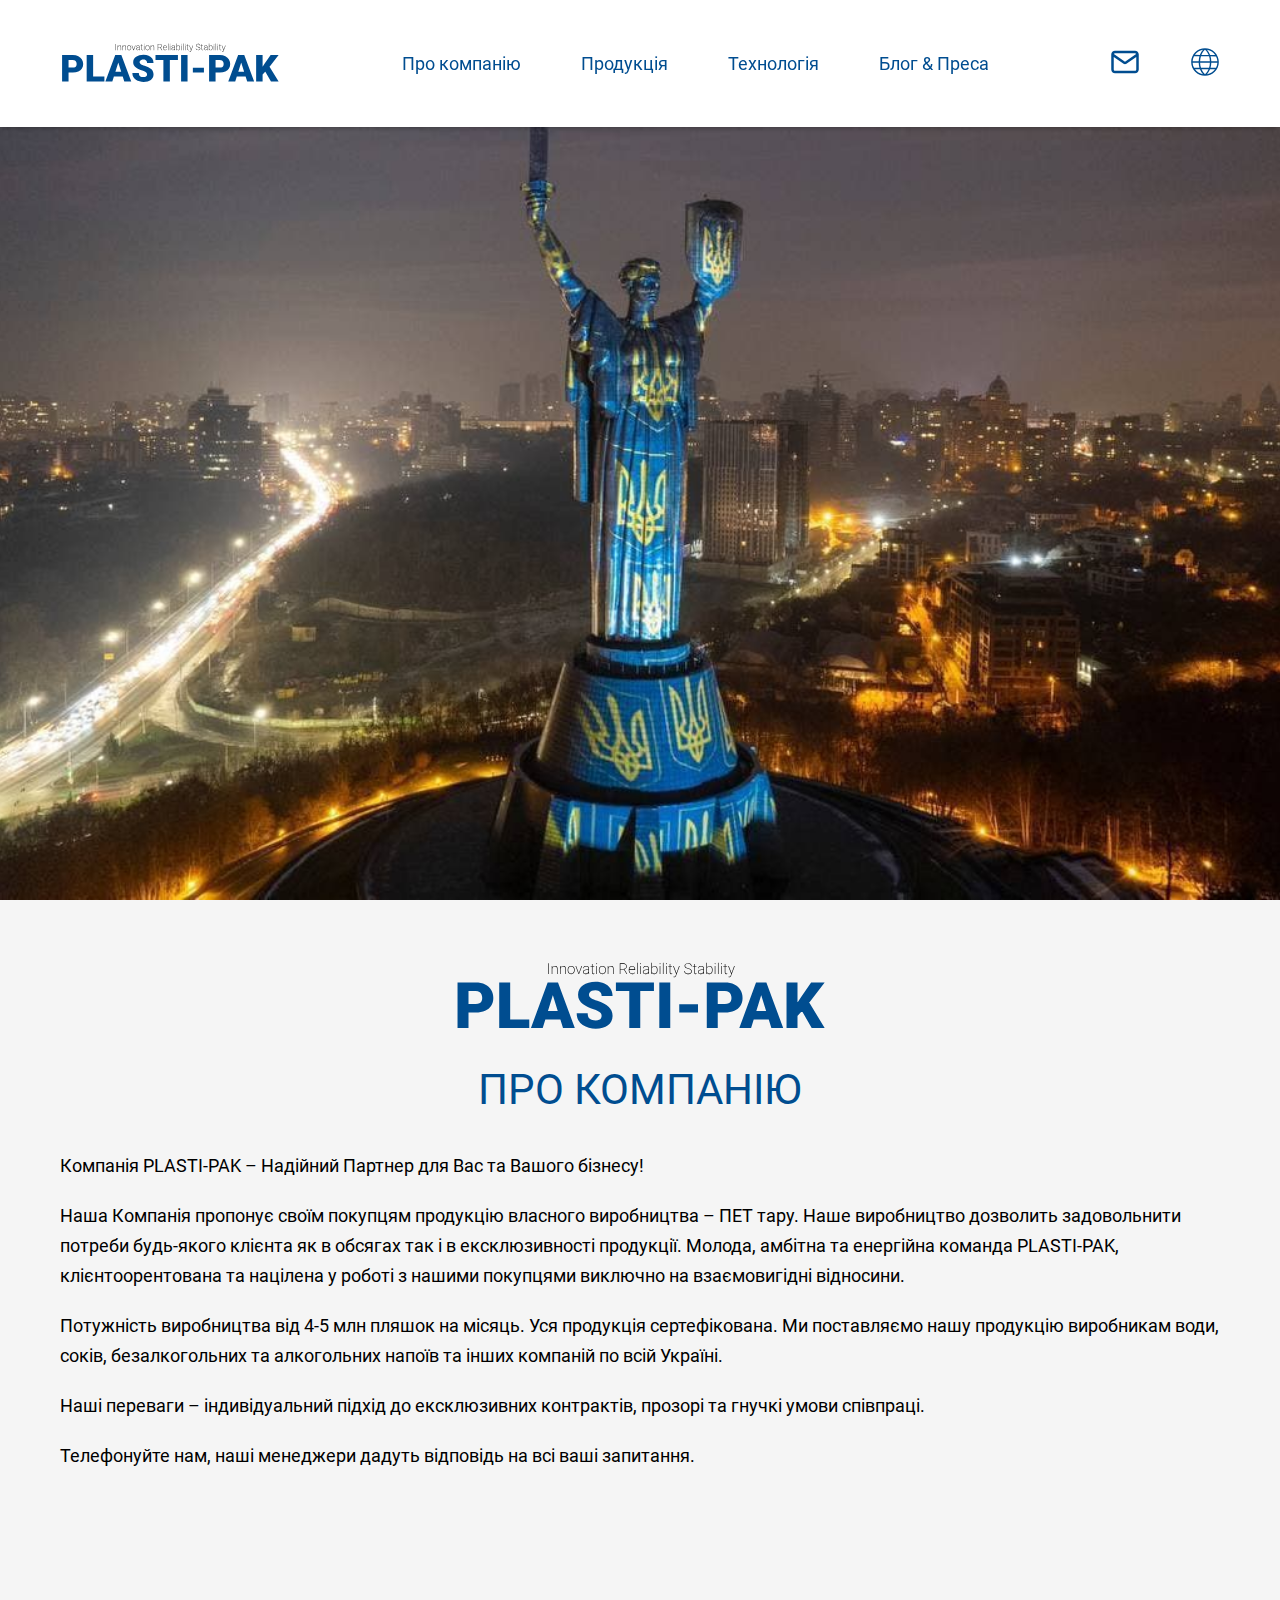
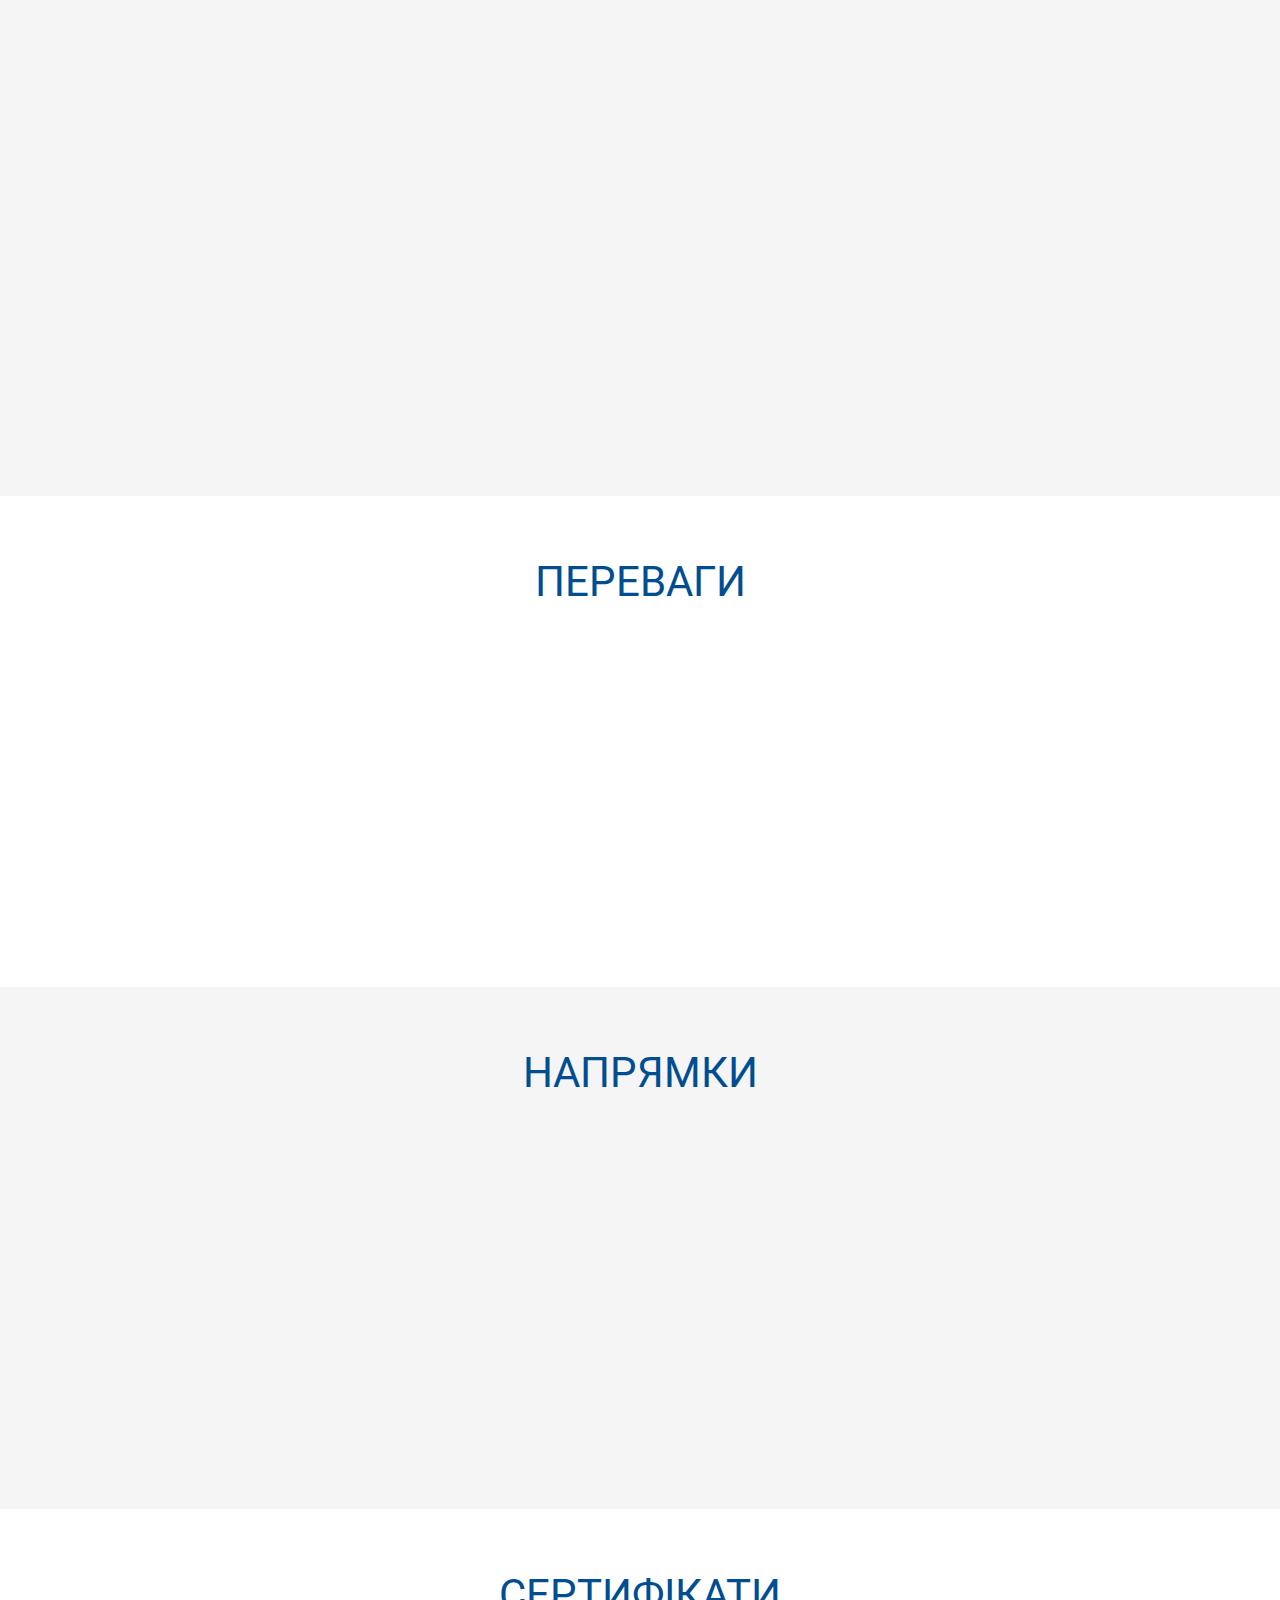
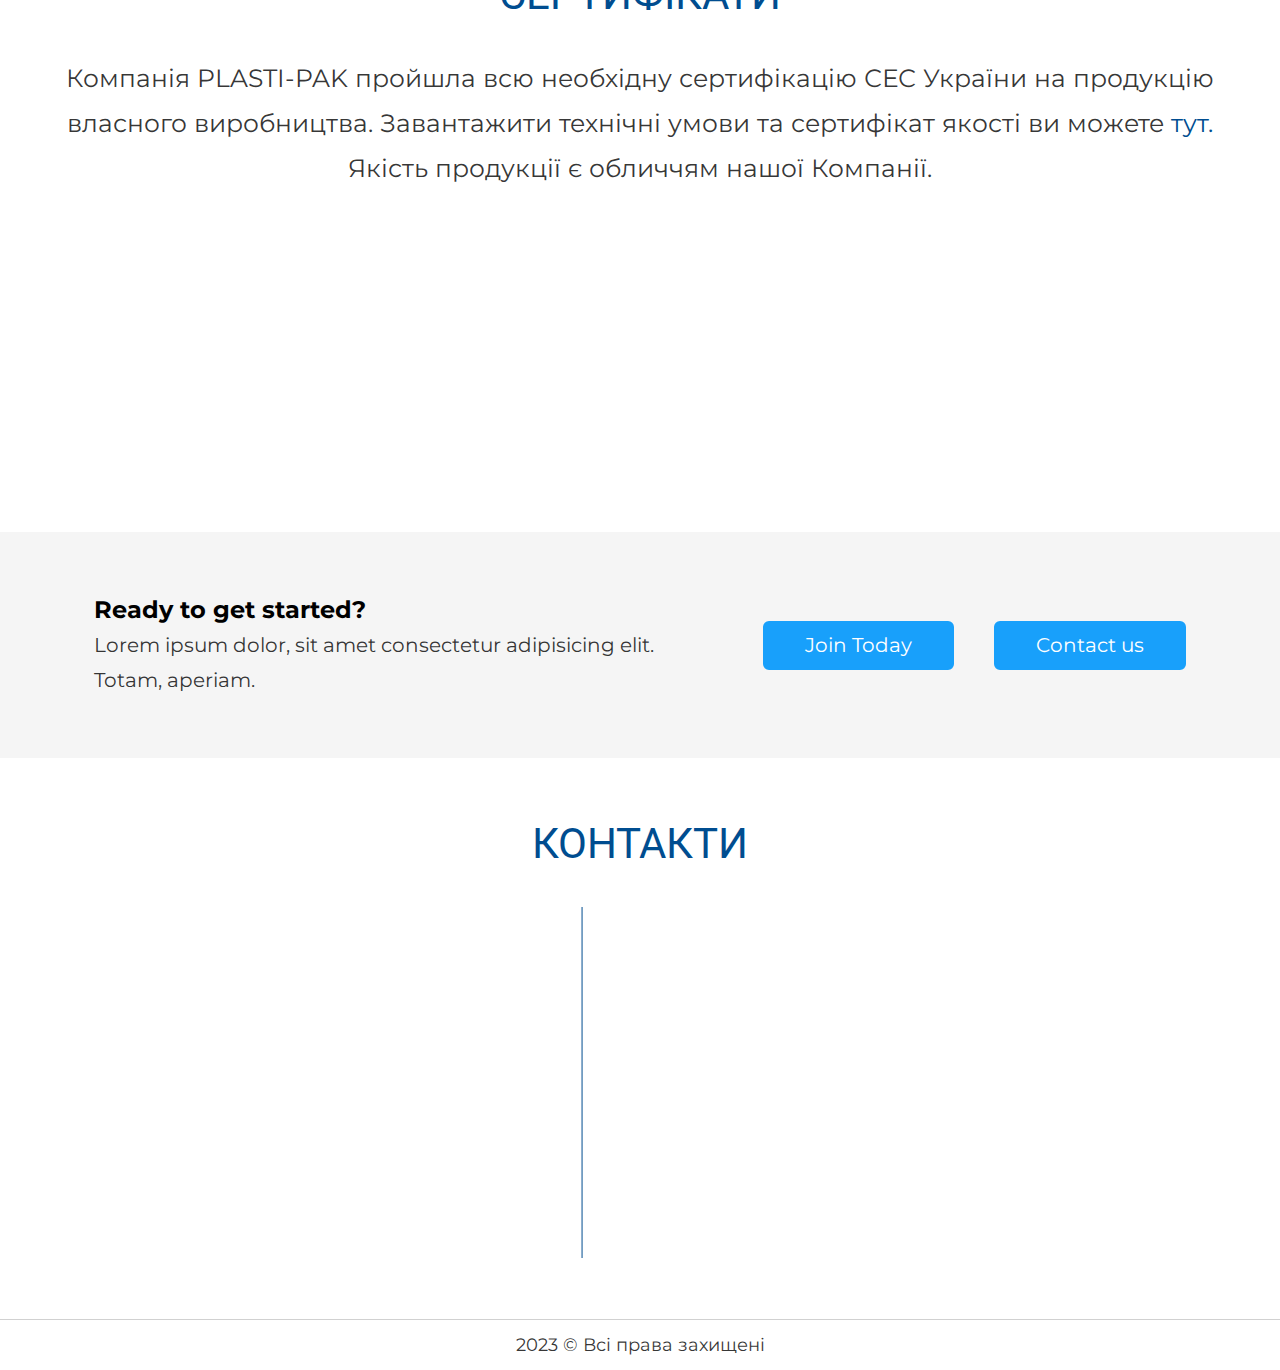
<file: index.html>
<!DOCTYPE html>
<html lang="ru">

<head>
  <meta charset="UTF-8">
  <meta http-equiv="X-UA-Compatible" content="IE=edge">
  <meta name="viewport" content="width=device-width, initial-scale=1.0">
  <title>Plasti-Pak</title>
  <link rel="apple-touch-icon" sizes="180x180" href="images/favicon/apple-touch-icon.png">
  <link rel="icon" type="image/png" sizes="32x32" href="images/favicon/favicon-32x32.png">
  <link rel="icon" type="image/png" sizes="16x16" href="images/favicon/favicon-16x16.png">
  <link rel="manifest" href="images/favicon/site.webmanifest">
  <link rel="mask-icon" href="images/favicon/safari-pinned-tab.svg" color="#004d90">
  <meta name="msapplication-TileColor" content="#ffffff">
  <meta name="theme-color" content="#ffffff">
  <link rel="stylesheet" href="css/style.min.css">
  <link rel="stylesheet" href="https://unpkg.com/aos@next/dist/aos.css" />
</head>

<body>
  <div class="wrapper">
    <header class="header">
      <div class="container">
        <div class="header__inner">
          <a href="./index.html" class="header__logo logo">
            <img src="images/logo-short.svg" alt="Logo">
          </a>

          <nav class="menu one">
            <ul class="menu__list">
              <li class="menu__list-item">
                <a href="./index.html" class="menu__list-link">
                  Про компанію
                </a>
                <svg class="menu__arrow" viewBox="0 0 14 8" fill="none" xmlns="http://www.w3.org/2000/svg">
                  <g clip-path="url(#clip0_4160_4329)">
                    <path d="M13 1L7 7L1 1" stroke="#004d90" stroke-width="2" stroke-miterlimit="10"
                      stroke-linecap="round" stroke-linejoin="round" />
                  </g>
                  <defs>
                    <clipPath id="clip0_4160_4329">
                      <rect width="14" height="8" fill="white" />
                    </clipPath>
                  </defs>
                </svg>

                <ul class="menu__sub-list">
                  <li class="menu__sub-item"><a data-goto=".advantages" href="#" class="menu__sub-link">Переваги</a>
                  </li>
                  <li class="menu__sub-item"><a data-goto=".directions" href="#" class="menu__sub-link">Напрямки</a>
                  </li>
                  <li class="menu__sub-item"><a data-goto=".certificates" href="#"
                      class="menu__sub-link">Сертифікати</a>
                  </li>
                  <li class="menu__sub-item"><a data-goto=".contacts" href="#" class="menu__sub-link">Контакти</a></li>
                </ul>
              </li>
              <li class="menu__list-item">
                <a href="product.html" class="menu__list-link">
                  Продукція
                </a>
                <svg class="menu__arrow" viewBox="0 0 14 8" fill="none" xmlns="http://www.w3.org/2000/svg">
                  <g clip-path="url(#clip0_4160_4329)">
                    <path d="M13 1L7 7L1 1" stroke="#004d90" stroke-width="2" stroke-miterlimit="10"
                      stroke-linecap="round" stroke-linejoin="round" />
                  </g>
                  <defs>
                    <clipPath id="clip0_4160_4329">
                      <rect width="14" height="8" fill="white" />
                    </clipPath>
                  </defs>
                </svg>
                <ul class="menu__sub-list">
                  <li class="menu__sub-item"><a href="product.html" class="menu__sub-link">ПЕТ тара</a></li>
                  <li class="menu__sub-item"><a href="product.html" class="menu__sub-link">Кришки</a></li>
                </ul>
              </li>
              <li class="menu__list-item">
                <a href="technologies.html" class="menu__list-link">
                  Технологія
                </a>
                <svg class="menu__arrow" viewBox="0 0 14 8" fill="none" xmlns="http://www.w3.org/2000/svg">
                  <g clip-path="url(#clip0_4160_4329)">
                    <path d="M13 1L7 7L1 1" stroke="#004d90" stroke-width="2" stroke-miterlimit="10"
                      stroke-linecap="round" stroke-linejoin="round" />
                  </g>
                  <defs>
                    <clipPath id="clip0_4160_4329">
                      <rect width="14" height="8" fill="white" />
                    </clipPath>
                  </defs>
                </svg>
                <ul class="menu__sub-list">
                  <li class="menu__sub-item"><a href="technologies.html" class="menu__sub-link">Пляшка</a></li>
                  <li class="menu__sub-item"><a href="technologies.html" class="menu__sub-link">Кришка</a></li>
                  <li class="menu__sub-item"><a href="technologies.html" class="menu__sub-link">Преформа</a></li>
                  <li class="menu__sub-item"><a href="technologies.html" class="menu__sub-link">Рішення</a></li>
                  <li class="menu__sub-item"><a href="technologies.html" class="menu__sub-link">Переваги</a></li>
                </ul>
              </li>
              <li class="menu__list-item">
                <a href="blog.html" class="menu__list-link">
                  Блог & Преса
                </a>
                <svg class="menu__arrow" viewBox="0 0 14 8" fill="none" xmlns="http://www.w3.org/2000/svg">
                  <g clip-path="url(#clip0_4160_4329)">
                    <path d="M13 1L7 7L1 1" stroke="#004d90" stroke-width="2" stroke-miterlimit="10"
                      stroke-linecap="round" stroke-linejoin="round" />
                  </g>
                  <defs>
                    <clipPath id="clip0_4160_4329">
                      <rect width="14" height="8" fill="white" />
                    </clipPath>
                  </defs>
                </svg>
                <ul class="menu__sub-list">
                  <li class="menu__sub-item"><a href="#" class="menu__sub-link">Новини</a></li>
                  <li class="menu__sub-item"><a href="#" class="menu__sub-link">Заходи</a></li>
                  <li class="menu__sub-item"><a href="#" class="menu__sub-link">Фото</a></li>
                </ul>
              </li>
            </ul>
          </nav>
          <div class="header__btns">
            <a href="" class="header__contact">
              <svg viewBox="0 0 24 24" fill="none" xmlns="http://www.w3.org/2000/svg">
                <path fill-rule="evenodd" clip-rule="evenodd"
                  d="M23 6V18C23 19.6523 21.6523 21 20 21H4C2.34772 21 1 19.6523 1 18V6C1 4.34315 2.34315 3 4 3H20C21.6569 3 23 4.34315 23 6ZM3.10658 5.55395C3.27196 5.22692 3.61204 5 4 5H20C20.388 5 20.728 5.22692 20.8934 5.55395L12 11.7793L3.10658 5.55395ZM3 7.92066L10.8531 13.4178C11.5417 13.8999 12.4583 13.8999 13.1469 13.4178L21 7.92066V18C21 18.5477 20.5477 19 20 19H4C3.45228 19 3 18.5477 3 18V7.92066Z"
                  fill="#004d90" />
              </svg>
            </a>
            <a href="" class="header__language">
              <svg fill="#004d90" viewBox="0 0 32 32" version="1.1" xmlns="http://www.w3.org/2000/svg">
                <path
                  d="M16 1.25c-8.146 0-14.75 6.604-14.75 14.75s6.604 14.75 14.75 14.75c8.146 0 14.75-6.604 14.75-14.75v0c-0.010-8.142-6.608-14.74-14.749-14.75h-0.001zM16.004 29.055c-1.6-1.439-2.871-3.21-3.709-5.209l-0.036-0.096h7.501c-0.865 2.1-2.142 3.874-3.741 5.292l-0.015 0.013zM11.715 22.25c-0.535-1.635-0.867-3.519-0.918-5.474l-0.001-0.026h10.408c-0.049 1.979-0.376 3.865-0.944 5.642l0.039-0.142zM2.788 16.75h6.49c0.047 1.976 0.347 3.863 0.87 5.655l-0.039-0.155h-5.787c-0.868-1.592-1.423-3.47-1.533-5.466l-0.002-0.034zM15.996 2.946c1.662 1.487 2.971 3.333 3.809 5.419l0.035 0.098-7.682-0.037c0.864-2.174 2.172-4.010 3.823-5.467l0.015-0.013zM20.356 9.966c0.492 1.571 0.799 3.383 0.848 5.258l0.001 0.026h-10.408c0.048-1.916 0.355-3.742 0.887-5.47l-0.038 0.143zM9.278 15.25h-6.49c0.11-1.977 0.641-3.806 1.502-5.433l-0.034 0.071 5.808 0.028c-0.456 1.587-0.74 3.418-0.786 5.307l-0.001 0.027zM22.722 16.75h6.49c-0.111 2.030-0.666 3.908-1.569 5.569l0.034-0.069h-5.787c0.484-1.637 0.785-3.524 0.831-5.474l0-0.026zM22.722 15.25c-0.046-1.896-0.325-3.706-0.808-5.432l0.037 0.155 5.848 0.028c0.794 1.525 1.304 3.316 1.411 5.214l0.002 0.035zM26.909 8.497l-5.441-0.026c-0.784-2.139-1.911-3.977-3.331-5.545l0.013 0.014c3.653 0.618 6.74 2.655 8.731 5.513l0.029 0.043zM13.85 2.941c-1.396 1.54-2.516 3.36-3.262 5.363l-0.038 0.115-5.381-0.026c2.019-2.845 5.073-4.84 8.602-5.441l0.078-0.011zM5.276 23.75h5.334c0.783 2.051 1.881 3.814 3.252 5.323l-0.012-0.014c-3.547-0.602-6.557-2.542-8.548-5.272l-0.026-0.038zM18.15 29.059c1.36-1.495 2.457-3.258 3.202-5.196l0.038-0.114h5.334c-2.017 2.768-5.027 4.708-8.496 5.298l-0.078 0.011z">
                </path>
              </svg>
            </a>
          </div>
          <div class="header__burger">
            <span></span>
          </div>
        </div>
      </div>
    </header>

    <main class="main">
      <section class="top">
        <div class="container">
        </div>
      </section>
      <section class="about">
        <div class="container">
          <div class="about__logo">
            <img src="images/logo-bg.svg" alt="Logo">
          </div>
          <h1 class="about__title title">
            ПРО КОМПАНІЮ
          </h1>
          <div class="about__text">
            <p>Компанія PLASTI-PAK – Надійний Партнер для Вас та Вашого бізнесу!</p>
            <br>
            <p>Наша Компанія пропонує своїм покупцям продукцію власного виробництва – ПЕТ тару. Наше виробництво
              дозволить
              задовольнити потреби будь-якого клієнта як в обсягах так і в ексклюзивності продукції. Молода, амбітна та
              енергійна команда PLASTI-PAK, клієнтоорентована та націлена у роботі з нашими покупцями виключно на
              взаємовигідні відносини.</p>
            <br>
            <p>Потужність виробництва від 4-5 млн пляшок на місяць. Уся продукція сертефікована. Ми поставляємо нашу
              продукцію
              виробникам води, соків, безалкогольних та алкогольних напоїв та інших компаній по всій Україні.</p>
            <br>
            <p>Наші переваги – індивідуальний підхід до ексклюзивних контрактів, прозорі та гнучкі умови співпраці.</p>
            <br>
            <p>Телефонуйте нам, наші менеджери дадуть відповідь на всі ваші запитання.</p>
          </div>
          <div class="about__bottom-img" data-aos="fade-up">
            <img src="images/about.jpg" alt="">
          </div>
        </div>
      </section>
      <section class="advantages">
        <div class="container">
          <h1 class="advantages__title title">
            Переваги
          </h1>
          <div class="advantages__inner block-wrapper">
            <div class="advantages__img" data-aos="fade-right" data-aos-delay="300">
              <img src="images/photo-example.svg" alt="Advantages photo">
            </div>
            <div class="advantages__info info-advantages" data-aos="fade-left" data-aos-delay="100">
              <h6 class="info-advantages__title subtitle">
                Sed ut perspiciatis unde omnis
              </h6>
              <p class="info-advantages__text text">
                Nemo enim ipsam voluptatem quia voluptas sit aspernatur aut odit aut fugit, sed quia consequuntur magni
                dolores eos qui ratione voluptatem sequi nesciunt. Neque porro quisquam est, qui dolorem.
              </p>
            </div>
          </div>

        </div>
      </section>
      <section class="directions">
        <div class="container">
          <h1 class="directions__title title">
            Напрямки
          </h1>
          <div class="directions__inner block-wrapper">
            <div class="directions__info info-directions" data-aos="fade-right" data-aos-delay="100">
              <h6 class="info-directions__title subtitle">
                З PLASTI-PAK все просто і головне – НАДІЙНО!
              </h6>
              <ul class="info-directions__list">
                <li class="info-directions__item text">Виробництво пет-тари</li>
                <li class="info-directions__item text">Розробка пет-тари індивідуально для кожного клієнта відповідно до
                  потреби</li>
                <li class="info-directions__item text">Розробка ексклюзивної продукції для ексклюзивних контрактів</li>
              </ul>
            </div>
            <div class="directions__img" data-aos="fade-left" data-aos-delay="300">
              <img src="images/photo-example.svg" alt="directions photo">
            </div>
          </div>
        </div>
      </section>
      <section class="certificates">
        <div class="container">
          <div class="certificates__inner">
            <div class="certificates__info info-certificates">
              <h1 class="info-certificates__title title">
                Сертифікати
              </h1>
              <p class="info-certificates__subtitle">
                Компанія PLASTI-PAK пройшла всю необхідну сертифікацію СЕС України на продукцію власного виробництва.
                Завантажити технічні умови та сертифікат якості ви можете <a href="#">тут.</a>
                <br> Якість продукції є обличчям нашої Компанії.
              </p>
            </div>
            <div class="certificates__gallery gallery-certificates">
              <div class="gallery-certificates__item" data-aos="fade-right" data-aos-delay="50">
                <img src="images/gallery-photo.svg" alt="">
              </div>
              <div class="gallery-certificates__item" data-aos="fade-right" data-aos-delay="150">
                <img src="images/gallery-photo.svg" alt="">
              </div>
              <div class="gallery-certificates__item" data-aos="fade-right" data-aos-delay="250">
                <img src="images/gallery-photo.svg" alt="">
              </div>
              <div class="gallery-certificates__item" data-aos="fade-right" data-aos-delay="350">
                <img src="images/gallery-photo.svg" alt="">
              </div>
              <div class="gallery-certificates__item" data-aos="fade-right" data-aos-delay="100">
                <img src="images/gallery-photo.svg" alt="">
              </div>
              <div class="gallery-certificates__item" data-aos="fade-right" data-aos-delay="200">
                <img src="images/gallery-photo.svg" alt="">
              </div>
              <div class="gallery-certificates__item" data-aos="fade-right" data-aos-delay="300">
                <img src="images/gallery-photo.svg" alt="">
              </div>
              <div class="gallery-certificates__item" data-aos="fade-right" data-aos-delay="400">
                <img src="images/gallery-photo.svg" alt="">
              </div>
            </div>
          </div>
        </div>
      </section>
      <section class="start">
        <div class="container">
          <div class="start__inner">
            <div class="start__info info-start">
              <h6 class="info-start__title subtitle">
                Ready to get started?
              </h6>
              <p class="info-start__text">
                Lorem ipsum dolor, sit amet consectetur adipisicing elit. Totam, aperiam.
              </p>
            </div>
            <div class="info-start__btns">
              <a href="#" class="info-start__btn">
                Join Today
              </a>
              <a href="#" class="info-start__btn">
                Contact us
              </a>
            </div>
          </div>
        </div>
      </section>
      <section class="contacts">
        <div class="container">
          <h1 class="contacts__title title">
            Контакти
          </h1>
          <div class="contacts__inner">
            <div class="contacts__info info-contacts" data-aos="fade-right">
              <div class="info-contacts__wrapper">
                <h6 class="info-contacts__title subtitle">
                  Контактні дані
                </h6>
                <p class="info-contacts__text text">
                  Innovation Reliability Stability «ПЛАСТІ-ПАК»
                </p>
                <p class="info-contacts__text text">
                  Код ЄДРПОУ 44665986
                </p>
              </div>
              <ul class="info-contacts__list">
                <li class="info-contacts__item info-contacts__item--phone">
                  <a href="tel:+380673290939" class="info-contacts__link text">
                    +38 (067) 329 09 39
                  </a>
                </li>
                <li class="info-contacts__item info-contacts__item--mail">
                  <a href="mailto:plastipakUA@gmail.com" class="info-contacts__link text">
                    plastipakUA@gmail.com
                  </a>
                </li>
                <li class="info-contacts__item info-contacts__item--map">
                  <a href="#" class="info-contacts__link text">м. Київ, пр. Перемоги, 5в, 01135</a>
                </li>
              </ul>
              <ul class="info-contacts__socials socials">
                <li class="socials__item">
                  <a href="#" class="socials__link socials__link--instagram">
                    <svg xmlns="http://www.w3.org/2000/svg" viewBox="0 0 24 24" width="25px" height="25px">
                      <path
                        d="M 8 3 C 5.243 3 3 5.243 3 8 L 3 16 C 3 18.757 5.243 21 8 21 L 16 21 C 18.757 21 21 18.757 21 16 L 21 8 C 21 5.243 18.757 3 16 3 L 8 3 z M 8 5 L 16 5 C 17.654 5 19 6.346 19 8 L 19 16 C 19 17.654 17.654 19 16 19 L 8 19 C 6.346 19 5 17.654 5 16 L 5 8 C 5 6.346 6.346 5 8 5 z M 17 6 A 1 1 0 0 0 16 7 A 1 1 0 0 0 17 8 A 1 1 0 0 0 18 7 A 1 1 0 0 0 17 6 z M 12 7 C 9.243 7 7 9.243 7 12 C 7 14.757 9.243 17 12 17 C 14.757 17 17 14.757 17 12 C 17 9.243 14.757 7 12 7 z M 12 9 C 13.654 9 15 10.346 15 12 C 15 13.654 13.654 15 12 15 C 10.346 15 9 13.654 9 12 C 9 10.346 10.346 9 12 9 z" />
                    </svg>
                  </a>
                </li>
                <li class="socials__item">
                  <a href="#" class="socials__link socials__link--telegram">
                    <svg xmlns="http://www.w3.org/2000/svg" viewBox="0 0 24 24" width="25px" height="25px">
                      <path
                        d="M 20.572266 3.0117188 C 20.239891 2.9764687 19.878625 3.028375 19.515625 3.171875 C 19.065625 3.348875 12.014406 6.3150313 5.4414062 9.0820312 L 3.2695312 9.9960938 C 2.4285313 10.337094 2.0039062 10.891672 2.0039062 11.638672 C 2.0039062 12.161672 2.22525 12.871063 3.28125 13.289062 L 6.9472656 14.757812 C 7.2642656 15.708813 8.0005469 17.916906 8.1855469 18.503906 C 8.2955469 18.851906 8.5733906 19.728594 9.2753906 19.933594 C 9.4193906 19.982594 9.5696563 20.007813 9.7226562 20.007812 C 10.165656 20.007812 10.484625 19.801641 10.640625 19.681641 L 12.970703 17.710938 L 15.800781 20.328125 C 15.909781 20.439125 16.486719 21 17.261719 21 C 18.228719 21 18.962234 20.195016 19.115234 19.416016 C 19.198234 18.989016 21.927734 5.2870625 21.927734 5.2890625 C 22.172734 4.1900625 21.732219 3.6199531 21.449219 3.3769531 C 21.206719 3.1694531 20.904641 3.0469688 20.572266 3.0117188 z M 19.910156 5.171875 C 19.533156 7.061875 17.478016 17.378234 17.166016 18.865234 L 13.029297 15.039062 L 10.222656 17.416016 L 11 14.375 C 11 14.375 16.362547 8.9468594 16.685547 8.6308594 C 16.945547 8.3778594 17 8.2891719 17 8.2011719 C 17 8.0841719 16.939781 8 16.800781 8 C 16.675781 8 16.506016 8.1197812 16.416016 8.1757812 C 15.272669 8.8885973 10.404094 11.662239 8.0078125 13.025391 L 4.53125 11.636719 L 6.21875 10.927734 C 10.51775 9.1177344 18.174156 5.893875 19.910156 5.171875 z" />
                    </svg>
                  </a>
                </li>
                <li class="socials__item">
                  <a href="#" class="socials__link socials__link--viber">
                    <svg xmlns="http://www.w3.org/2000/svg" viewBox="0 0 24 24" width="25px" height="25px">
                      <path
                        d="M 10 0.98046875 C 5.664 0.98046875 2 4.4353906 2 8.5253906 L 2 12.023438 C 2 15.409437 3.0230469 17.614281 5.1230469 18.738281 L 5.1230469 21.039062 C 5.1230469 21.820063 5.5876875 22.520219 6.3046875 22.824219 C 6.5486875 22.927219 6.8055469 22.978516 7.0605469 22.978516 C 7.5545469 22.978516 8.0401562 22.788688 8.4101562 22.429688 L 11.371094 19.570312 L 14.439453 19.570312 C 18.608453 19.570313 22 16.184437 22 12.023438 L 22 8.5253906 C 22 4.3643906 18.607453 0.98046875 14.439453 0.98046875 L 10 0.98046875 z M 10 2.9804688 L 14.441406 2.9804688 C 17.507406 2.9804688 20.001953 5.4673906 20.001953 8.5253906 L 20.001953 12.023438 C 20.001953 15.082437 17.506406 17.570312 14.441406 17.570312 L 10.96875 17.570312 C 10.70975 17.570312 10.460437 17.670562 10.273438 17.851562 L 7.1230469 20.894531 L 7.1230469 18.101562 C 7.1230469 17.692563 6.8721875 17.324828 6.4921875 17.173828 C 4.7911875 16.495828 4 14.859438 4 12.023438 L 4 8.5253906 C 4 5.5713906 6.804 2.9804688 10 2.9804688 z M 13 3.9804688 C 12.724 3.9804688 12.5 4.2044688 12.5 4.4804688 C 12.5 4.7564687 12.724 4.9804688 13 4.9804688 C 15.947 4.9804688 18 7.6154687 18 9.9804688 C 18 10.256469 18.224 10.480469 18.5 10.480469 C 18.776 10.480469 19 10.256469 19 9.9804688 C 19 7.1424688 16.536 3.9804688 13 3.9804688 z M 8.0019531 4.9902344 C 7.7637031 4.9543594 7.5116875 5.0109219 7.3046875 5.1699219 L 6.7167969 5.6230469 C 6.0227969 6.1560469 5.8013594 7.0969531 6.1933594 7.8769531 C 6.9313594 9.3439531 8.1679375 11.604406 9.2109375 12.566406 C 10.492938 13.750406 12.507172 15.15375 14.201172 15.84375 C 14.942172 16.14575 15.790547 15.933172 16.310547 15.326172 C 16.495547 15.110172 16.668359 14.890406 16.818359 14.691406 C 17.125359 14.283406 17.036094 13.70525 16.621094 13.40625 L 14.75 12.060547 C 14.348 11.771547 13.786375 11.851188 13.484375 12.242188 L 13.169922 12.589844 C 12.961922 12.819844 12.64875 12.940906 12.34375 12.878906 C 11.86775 12.782906 11.113187 12.472063 10.242188 11.539062 C 9.5231875 10.771063 9.1196562 9.9537656 8.9726562 9.3847656 C 8.8846563 9.0447656 9.0063438 8.6898438 9.2773438 8.4648438 L 9.5917969 8.203125 C 9.9587969 7.899125 10.030859 7.3665156 9.7558594 6.9785156 L 8.6152344 5.3671875 C 8.4652344 5.1546875 8.2402031 5.0261094 8.0019531 4.9902344 z M 13 5.9804688 C 12.724 5.9804688 12.5 6.2044688 12.5 6.4804688 C 12.5 6.7564687 12.724 6.9804688 13 6.9804688 C 14.514 6.9804688 16 8.4664688 16 9.9804688 C 16 10.256469 16.224 10.480469 16.5 10.480469 C 16.776 10.480469 17 10.256469 17 9.9804688 C 17 7.9244688 15.056 5.9804688 13 5.9804688 z M 13 7.9804688 C 12.724 7.9804688 12.5 8.2044688 12.5 8.4804688 C 12.5 8.7564687 12.724 8.9804688 13 8.9804688 C 13.645 8.9804688 14 9.3354688 14 9.9804688 C 14 10.256469 14.224 10.480469 14.5 10.480469 C 14.776 10.480469 15 10.256469 15 9.9804688 C 15 8.7844687 14.196 7.9804688 13 7.9804688 z" />
                    </svg>
                  </a>
                </li>
              </ul>
            </div>
            <div class="contacts__map" data-aos="fade-left">
              <div class="contacts__map-wrapper">
                <iframe
                  src="https://www.google.com/maps/embed?pb=!1m18!1m12!1m3!1d2540.708085790124!2d30.484465815943885!3d50.446537795527576!2m3!1f0!2f0!3f0!3m2!1i1024!2i768!4f13.1!3m3!1m2!1s0x40d4ce8bf7c3fccd%3A0x34f8e27f8f326294!2z0L_RgNC-0YHQvy4g0J_QvtCx0LXQtNGLLCA10JIsINCa0LjQtdCyLCAwMjAwMA!5e0!3m2!1sru!2sua!4v1675464350237!5m2!1sru!2sua"
                  allowfullscreen="" loading="lazy" referrerpolicy="no-referrer-when-downgrade"></iframe>
              </div>
            </div>
          </div>
        </div>

      </section>
    </main>

    <footer class="footer">
      <div class="container">
        <div class="footer__inner">
          <p class="footer__text text">
            2023 &copy Всі права захищені
          </p>
        </div>
      </div>
    </footer>
  </div>
  <!-- <script src="js/swiper-bundle.min.js"></script> -->
  <script src="https://unpkg.com/aos@next/dist/aos.js"></script>
  <script src="js/main.min.js"></script>
</body>

</html>
</file>
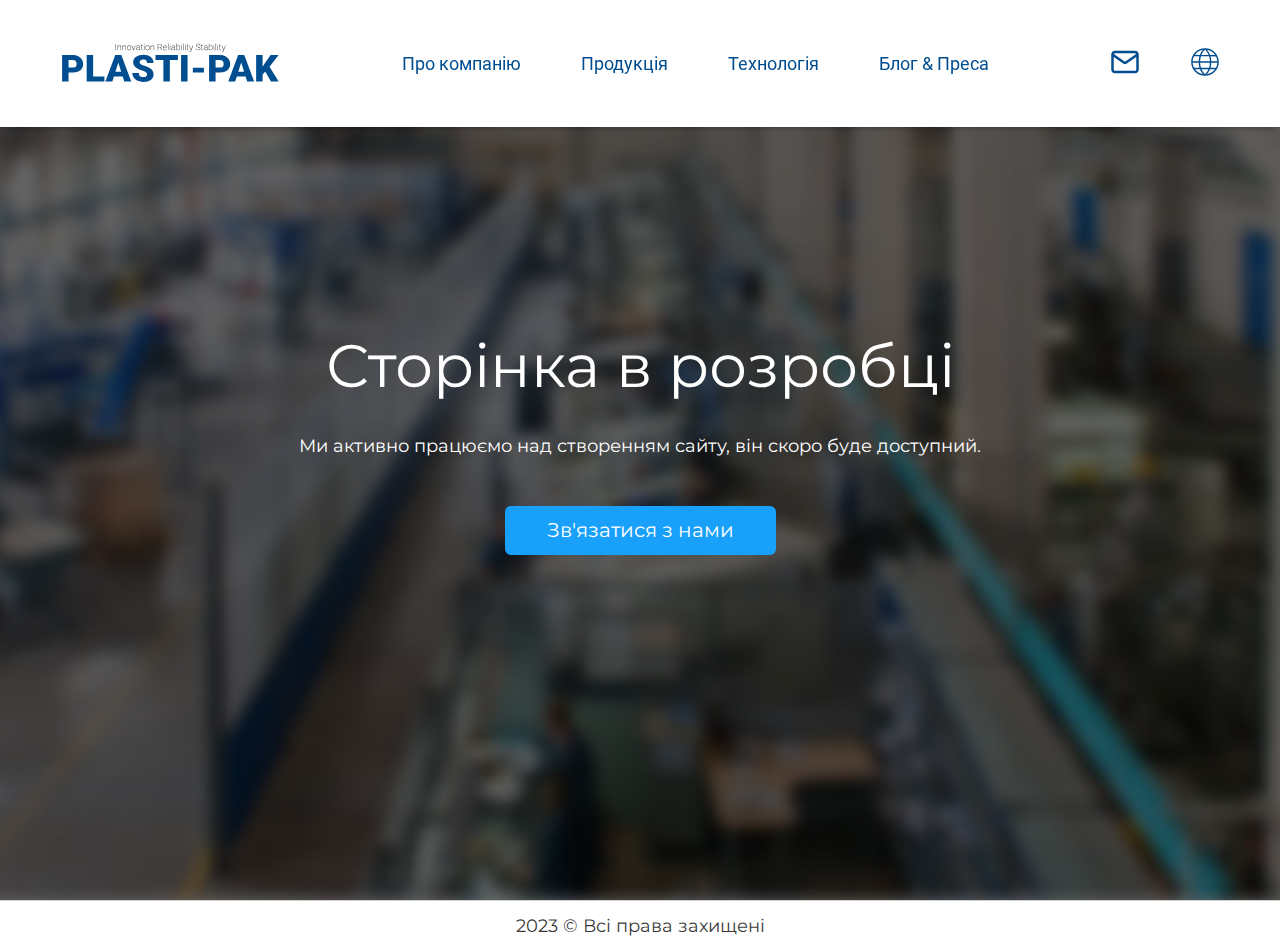
<file: blog.html>
<!DOCTYPE html>
<html lang="ru">

<head>
  <meta charset="UTF-8">
  <meta http-equiv="X-UA-Compatible" content="IE=edge">
  <meta name="viewport" content="width=device-width, initial-scale=1.0">
  <title>Plasti-Pak</title>
  <link rel="apple-touch-icon" sizes="180x180" href="./images/favicons/apple-touch-icon.png">
  <link rel="icon" type="image/png" sizes="32x32" href="./images/favicons/favicon-32x32.png">
  <link rel="icon" type="image/png" sizes="16x16" href="./images/favicons/favicon-16x16.png">
  <link rel="manifest" href="./images/favicons/site.webmanifest">
  <link rel="mask-icon" href="./images/favicons/safari-pinned-tab.svg" color="#004d90">
  <meta name="msapplication-TileColor" content="#004d90">
  <meta name="theme-color" content="#004d90">
  <link rel="stylesheet" href="css/blog.min.css">
</head>

<body>
  <div class="wrapper">
    <header class="header">
      <div class="container">
        <div class="header__inner">
          <a href="./index.html" class="header__logo logo">
            <img src="images/logo-short.svg" alt="Logo">
          </a>

          <nav class="menu one">
            <ul class="menu__list">
              <li class="menu__list-item">
                <a href="./index.html" class="menu__list-link">
                  Про компанію
                </a>
                <svg class="menu__arrow" viewBox="0 0 14 8" fill="none" xmlns="http://www.w3.org/2000/svg">
                  <g clip-path="url(#clip0_4160_4329)">
                    <path d="M13 1L7 7L1 1" stroke="#004d90" stroke-width="2" stroke-miterlimit="10"
                      stroke-linecap="round" stroke-linejoin="round" />
                  </g>
                  <defs>
                    <clipPath id="clip0_4160_4329">
                      <rect width="14" height="8" fill="white" />
                    </clipPath>
                  </defs>
                </svg>

                <ul class="menu__sub-list">
                  <li class="menu__sub-item"><a href="index.html" class="menu__sub-link">Переваги</a></li>
                  <li class="menu__sub-item"><a href="index.html" class="menu__sub-link">Напрямки</a></li>
                  <li class="menu__sub-item"><a href="index.html" class="menu__sub-link">Сертифікати</a></li>
                  <li class="menu__sub-item"><a href="index.html" class="menu__sub-link">Контакти</a></li>
                </ul>
              </li>
              <li class="menu__list-item">
                <a href="product.html" class="menu__list-link">
                  Продукція
                </a>
                <svg class="menu__arrow" viewBox="0 0 14 8" fill="none" xmlns="http://www.w3.org/2000/svg">
                  <g clip-path="url(#clip0_4160_4329)">
                    <path d="M13 1L7 7L1 1" stroke="#004d90" stroke-width="2" stroke-miterlimit="10"
                      stroke-linecap="round" stroke-linejoin="round" />
                  </g>
                  <defs>
                    <clipPath id="clip0_4160_4329">
                      <rect width="14" height="8" fill="white" />
                    </clipPath>
                  </defs>
                </svg>
                <ul class="menu__sub-list">
                  <li class="menu__sub-item"><a data-goto=".tare" href="product.html" class="menu__sub-link">ПЕТ
                      тара</a></li>
                  <li class="menu__sub-item"><a data-goto=".libs" href="product.html" class="menu__sub-link">Кришки</a>
                  </li>
                </ul>
              </li>
              <li class="menu__list-item">
                <a href="technologies.html" class="menu__list-link">
                  Технологія
                </a>
                <svg class="menu__arrow" viewBox="0 0 14 8" fill="none" xmlns="http://www.w3.org/2000/svg">
                  <g clip-path="url(#clip0_4160_4329)">
                    <path d="M13 1L7 7L1 1" stroke="#004d90" stroke-width="2" stroke-miterlimit="10"
                      stroke-linecap="round" stroke-linejoin="round" />
                  </g>
                  <defs>
                    <clipPath id="clip0_4160_4329">
                      <rect width="14" height="8" fill="white" />
                    </clipPath>
                  </defs>
                </svg>
                <ul class="menu__sub-list">
                  <li class="menu__sub-item"><a href="technologies.html" class="menu__sub-link">Пляшка</a></li>
                  <li class="menu__sub-item"><a href="technologies.html" class="menu__sub-link">Кришка</a></li>
                  <li class="menu__sub-item"><a href="technologies.html" class="menu__sub-link">Преформа</a></li>
                  <li class="menu__sub-item"><a href="technologies.html" class="menu__sub-link">Рішення</a></li>
                  <li class="menu__sub-item"><a href="technologies.html" class="menu__sub-link">Переваги</a></li>
                </ul>
              </li>
              <li class="menu__list-item">
                <a href="blog.html" class="menu__list-link">
                  Блог & Преса
                </a>
                <svg class="menu__arrow" viewBox="0 0 14 8" fill="none" xmlns="http://www.w3.org/2000/svg">
                  <g clip-path="url(#clip0_4160_4329)">
                    <path d="M13 1L7 7L1 1" stroke="#004d90" stroke-width="2" stroke-miterlimit="10"
                      stroke-linecap="round" stroke-linejoin="round" />
                  </g>
                  <defs>
                    <clipPath id="clip0_4160_4329">
                      <rect width="14" height="8" fill="white" />
                    </clipPath>
                  </defs>
                </svg>
                <ul class="menu__sub-list">
                  <li class="menu__sub-item"><a href="#" class="menu__sub-link">Новини</a></li>
                  <li class="menu__sub-item"><a href="#" class="menu__sub-link">Заходи</a></li>
                  <li class="menu__sub-item"><a href="#" class="menu__sub-link">Фото</a></li>
                </ul>
              </li>
            </ul>
          </nav>
          <div class="header__btns">
            <a href="" class="header__contact">
              <svg viewBox="0 0 24 24" fill="none" xmlns="http://www.w3.org/2000/svg">
                <path fill-rule="evenodd" clip-rule="evenodd"
                  d="M23 6V18C23 19.6523 21.6523 21 20 21H4C2.34772 21 1 19.6523 1 18V6C1 4.34315 2.34315 3 4 3H20C21.6569 3 23 4.34315 23 6ZM3.10658 5.55395C3.27196 5.22692 3.61204 5 4 5H20C20.388 5 20.728 5.22692 20.8934 5.55395L12 11.7793L3.10658 5.55395ZM3 7.92066L10.8531 13.4178C11.5417 13.8999 12.4583 13.8999 13.1469 13.4178L21 7.92066V18C21 18.5477 20.5477 19 20 19H4C3.45228 19 3 18.5477 3 18V7.92066Z"
                  fill="#004d90" />
              </svg>
            </a>
            <a href="" class="header__language">
              <svg fill="#004d90" viewBox="0 0 32 32" version="1.1" xmlns="http://www.w3.org/2000/svg">
                <path
                  d="M16 1.25c-8.146 0-14.75 6.604-14.75 14.75s6.604 14.75 14.75 14.75c8.146 0 14.75-6.604 14.75-14.75v0c-0.010-8.142-6.608-14.74-14.749-14.75h-0.001zM16.004 29.055c-1.6-1.439-2.871-3.21-3.709-5.209l-0.036-0.096h7.501c-0.865 2.1-2.142 3.874-3.741 5.292l-0.015 0.013zM11.715 22.25c-0.535-1.635-0.867-3.519-0.918-5.474l-0.001-0.026h10.408c-0.049 1.979-0.376 3.865-0.944 5.642l0.039-0.142zM2.788 16.75h6.49c0.047 1.976 0.347 3.863 0.87 5.655l-0.039-0.155h-5.787c-0.868-1.592-1.423-3.47-1.533-5.466l-0.002-0.034zM15.996 2.946c1.662 1.487 2.971 3.333 3.809 5.419l0.035 0.098-7.682-0.037c0.864-2.174 2.172-4.010 3.823-5.467l0.015-0.013zM20.356 9.966c0.492 1.571 0.799 3.383 0.848 5.258l0.001 0.026h-10.408c0.048-1.916 0.355-3.742 0.887-5.47l-0.038 0.143zM9.278 15.25h-6.49c0.11-1.977 0.641-3.806 1.502-5.433l-0.034 0.071 5.808 0.028c-0.456 1.587-0.74 3.418-0.786 5.307l-0.001 0.027zM22.722 16.75h6.49c-0.111 2.030-0.666 3.908-1.569 5.569l0.034-0.069h-5.787c0.484-1.637 0.785-3.524 0.831-5.474l0-0.026zM22.722 15.25c-0.046-1.896-0.325-3.706-0.808-5.432l0.037 0.155 5.848 0.028c0.794 1.525 1.304 3.316 1.411 5.214l0.002 0.035zM26.909 8.497l-5.441-0.026c-0.784-2.139-1.911-3.977-3.331-5.545l0.013 0.014c3.653 0.618 6.74 2.655 8.731 5.513l0.029 0.043zM13.85 2.941c-1.396 1.54-2.516 3.36-3.262 5.363l-0.038 0.115-5.381-0.026c2.019-2.845 5.073-4.84 8.602-5.441l0.078-0.011zM5.276 23.75h5.334c0.783 2.051 1.881 3.814 3.252 5.323l-0.012-0.014c-3.547-0.602-6.557-2.542-8.548-5.272l-0.026-0.038zM18.15 29.059c1.36-1.495 2.457-3.258 3.202-5.196l0.038-0.114h5.334c-2.017 2.768-5.027 4.708-8.496 5.298l-0.078 0.011z">
                </path>
              </svg>
            </a>
          </div>
          <div class="header__burger">
            <span></span>
          </div>
        </div>
      </div>
    </header>

    <main class="main">
      <div class="blog">
        <div class="container">
          <div class="blog__inner">
            <h1 class="blog__title">
              Сторінка в розробці
            </h1>
            <p class="blog__text">
              Ми активно працюємо над створенням сайту, він скоро буде доступний.
            </p>
            <a href="tel:+380673290939" class="blog__btn">
              Зв'язатися з нами
            </a>
          </div>
        </div>
      </div>
    </main>

    <footer class="footer">
      <div class="container">
        <div class="footer__inner">
          <p class="footer__text text">
            2023 &copy Всі права захищені
          </p>
        </div>
      </div>
    </footer>
  </div>
  <!-- <script src="js/swiper-bundle.min.js"></script> -->
  <script src="js/main.min.js"></script>
</body>

</html>
</file>
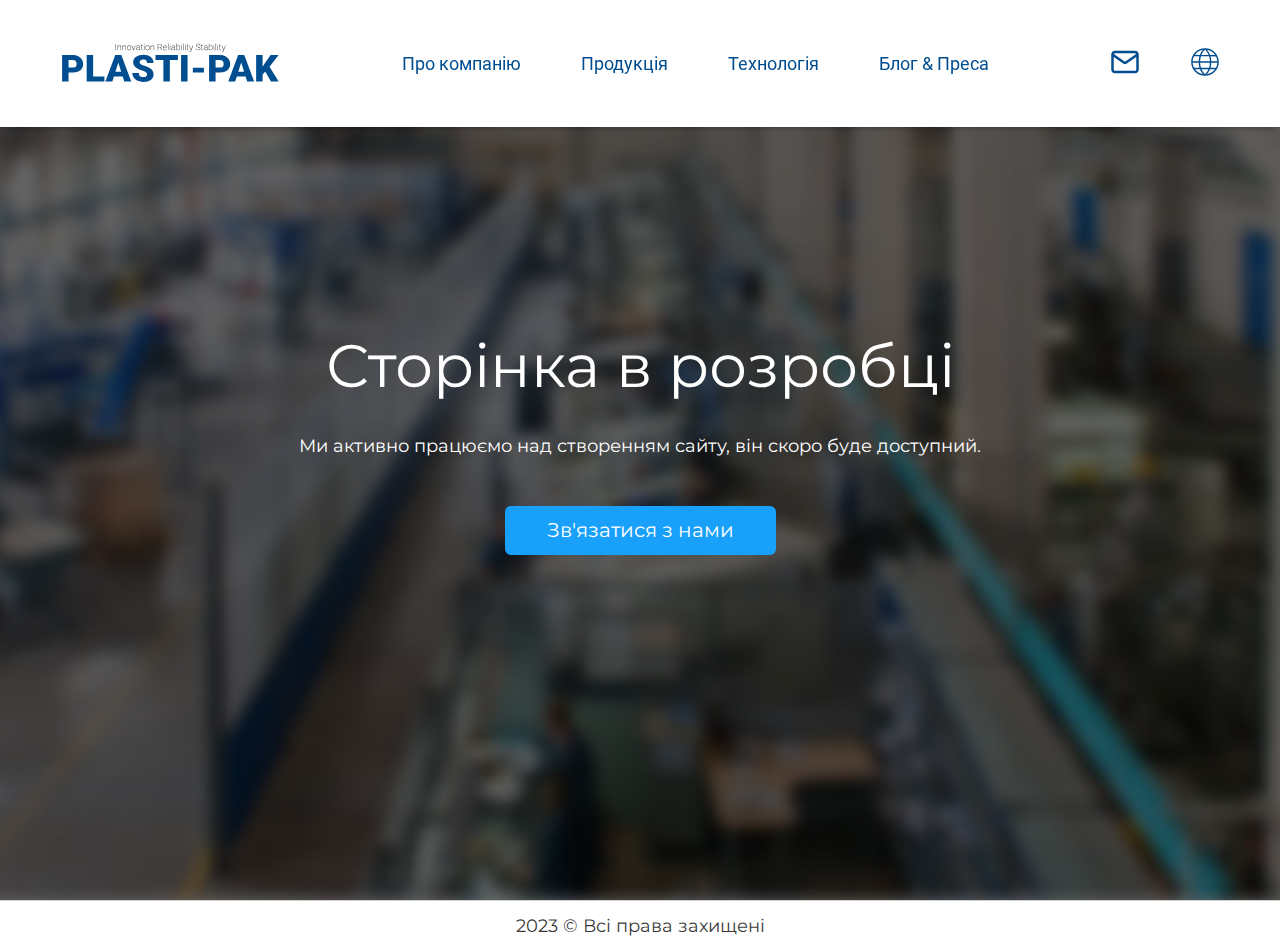
<file: technologies.html>
<!DOCTYPE html>
<html lang="ru">

<head>
  <meta charset="UTF-8">
  <meta http-equiv="X-UA-Compatible" content="IE=edge">
  <meta name="viewport" content="width=device-width, initial-scale=1.0">
  <title>Plasti-Pak</title>
  <link rel="apple-touch-icon" sizes="180x180" href="./images/favicons/apple-touch-icon.png">
  <link rel="icon" type="image/png" sizes="32x32" href="./images/favicons/favicon-32x32.png">
  <link rel="icon" type="image/png" sizes="16x16" href="./images/favicons/favicon-16x16.png">
  <link rel="manifest" href="./images/favicons/site.webmanifest">
  <link rel="mask-icon" href="./images/favicons/safari-pinned-tab.svg" color="#004d90">
  <meta name="msapplication-TileColor" content="#004d90">
  <meta name="theme-color" content="#004d90">
  <link rel="stylesheet" href="css/technologies.min.css">
</head>

<body>
  <div class="wrapper">
    <header class="header">
      <div class="container">
        <div class="header__inner">
          <a href="./index.html" class="header__logo logo">
            <img src="images/logo-short.svg" alt="Logo">
          </a>

          <nav class="menu one">
            <ul class="menu__list">
              <li class="menu__list-item">
                <a href="./index.html" class="menu__list-link">
                  Про компанію
                </a>
                <svg class="menu__arrow" viewBox="0 0 14 8" fill="none" xmlns="http://www.w3.org/2000/svg">
                  <g clip-path="url(#clip0_4160_4329)">
                    <path d="M13 1L7 7L1 1" stroke="#004d90" stroke-width="2" stroke-miterlimit="10"
                      stroke-linecap="round" stroke-linejoin="round" />
                  </g>
                  <defs>
                    <clipPath id="clip0_4160_4329">
                      <rect width="14" height="8" fill="white" />
                    </clipPath>
                  </defs>
                </svg>

                <ul class="menu__sub-list">
                  <li class="menu__sub-item"><a href="#" class="menu__sub-link">Переваги</a></li>
                  <li class="menu__sub-item"><a href="#" class="menu__sub-link">Напрямки</a></li>
                  <li class="menu__sub-item"><a href="#" class="menu__sub-link">Сертифікати</a></li>
                  <li class="menu__sub-item"><a href="#" class="menu__sub-link">Контакти</a></li>
                </ul>
              </li>
              <li class="menu__list-item">
                <a href="./product.html" class="menu__list-link">
                  Продукція
                </a>
                <svg class="menu__arrow" viewBox="0 0 14 8" fill="none" xmlns="http://www.w3.org/2000/svg">
                  <g clip-path="url(#clip0_4160_4329)">
                    <path d="M13 1L7 7L1 1" stroke="#004d90" stroke-width="2" stroke-miterlimit="10"
                      stroke-linecap="round" stroke-linejoin="round" />
                  </g>
                  <defs>
                    <clipPath id="clip0_4160_4329">
                      <rect width="14" height="8" fill="white" />
                    </clipPath>
                  </defs>
                </svg>
                <ul class="menu__sub-list">
                  <li class="menu__sub-item"><a data-goto=".tare" href="#" class="menu__sub-link">ПЕТ тара</a></li>
                  <li class="menu__sub-item"><a data-goto=".libs" href="#" class="menu__sub-link">Кришки</a></li>
                </ul>
              </li>
              <li class="menu__list-item">
                <a href="./technologies.html" class="menu__list-link">
                  Технологія
                </a>
                <svg class="menu__arrow" viewBox="0 0 14 8" fill="none" xmlns="http://www.w3.org/2000/svg">
                  <g clip-path="url(#clip0_4160_4329)">
                    <path d="M13 1L7 7L1 1" stroke="#004d90" stroke-width="2" stroke-miterlimit="10"
                      stroke-linecap="round" stroke-linejoin="round" />
                  </g>
                  <defs>
                    <clipPath id="clip0_4160_4329">
                      <rect width="14" height="8" fill="white" />
                    </clipPath>
                  </defs>
                </svg>
                <ul class="menu__sub-list">
                  <li class="menu__sub-item"><a href="#" class="menu__sub-link">Пляшка</a></li>
                  <li class="menu__sub-item"><a href="#" class="menu__sub-link">Кришка</a></li>
                  <li class="menu__sub-item"><a href="#" class="menu__sub-link">Преформа</a></li>
                  <li class="menu__sub-item"><a href="#" class="menu__sub-link">Рішення</a></li>
                  <li class="menu__sub-item"><a href="#" class="menu__sub-link">Переваги</a></li>
                </ul>
              </li>
              <li class="menu__list-item">
                <a href="blog.html" class="menu__list-link">
                  Блог & Преса
                </a>
                <svg class="menu__arrow" viewBox="0 0 14 8" fill="none" xmlns="http://www.w3.org/2000/svg">
                  <g clip-path="url(#clip0_4160_4329)">
                    <path d="M13 1L7 7L1 1" stroke="#004d90" stroke-width="2" stroke-miterlimit="10"
                      stroke-linecap="round" stroke-linejoin="round" />
                  </g>
                  <defs>
                    <clipPath id="clip0_4160_4329">
                      <rect width="14" height="8" fill="white" />
                    </clipPath>
                  </defs>
                </svg>
                <ul class="menu__sub-list">
                  <li class="menu__sub-item"><a href="#" class="menu__sub-link">Новини</a></li>
                  <li class="menu__sub-item"><a href="#" class="menu__sub-link">Заходи</a></li>
                  <li class="menu__sub-item"><a href="#" class="menu__sub-link">Фото</a></li>
                </ul>
              </li>
            </ul>
          </nav>
          <div class="header__btns">
            <a href="" class="header__contact">
              <svg viewBox="0 0 24 24" fill="none" xmlns="http://www.w3.org/2000/svg">
                <path fill-rule="evenodd" clip-rule="evenodd"
                  d="M23 6V18C23 19.6523 21.6523 21 20 21H4C2.34772 21 1 19.6523 1 18V6C1 4.34315 2.34315 3 4 3H20C21.6569 3 23 4.34315 23 6ZM3.10658 5.55395C3.27196 5.22692 3.61204 5 4 5H20C20.388 5 20.728 5.22692 20.8934 5.55395L12 11.7793L3.10658 5.55395ZM3 7.92066L10.8531 13.4178C11.5417 13.8999 12.4583 13.8999 13.1469 13.4178L21 7.92066V18C21 18.5477 20.5477 19 20 19H4C3.45228 19 3 18.5477 3 18V7.92066Z"
                  fill="#004d90" />
              </svg>
            </a>
            <a href="" class="header__language">
              <svg fill="#004d90" viewBox="0 0 32 32" version="1.1" xmlns="http://www.w3.org/2000/svg">
                <path
                  d="M16 1.25c-8.146 0-14.75 6.604-14.75 14.75s6.604 14.75 14.75 14.75c8.146 0 14.75-6.604 14.75-14.75v0c-0.010-8.142-6.608-14.74-14.749-14.75h-0.001zM16.004 29.055c-1.6-1.439-2.871-3.21-3.709-5.209l-0.036-0.096h7.501c-0.865 2.1-2.142 3.874-3.741 5.292l-0.015 0.013zM11.715 22.25c-0.535-1.635-0.867-3.519-0.918-5.474l-0.001-0.026h10.408c-0.049 1.979-0.376 3.865-0.944 5.642l0.039-0.142zM2.788 16.75h6.49c0.047 1.976 0.347 3.863 0.87 5.655l-0.039-0.155h-5.787c-0.868-1.592-1.423-3.47-1.533-5.466l-0.002-0.034zM15.996 2.946c1.662 1.487 2.971 3.333 3.809 5.419l0.035 0.098-7.682-0.037c0.864-2.174 2.172-4.010 3.823-5.467l0.015-0.013zM20.356 9.966c0.492 1.571 0.799 3.383 0.848 5.258l0.001 0.026h-10.408c0.048-1.916 0.355-3.742 0.887-5.47l-0.038 0.143zM9.278 15.25h-6.49c0.11-1.977 0.641-3.806 1.502-5.433l-0.034 0.071 5.808 0.028c-0.456 1.587-0.74 3.418-0.786 5.307l-0.001 0.027zM22.722 16.75h6.49c-0.111 2.030-0.666 3.908-1.569 5.569l0.034-0.069h-5.787c0.484-1.637 0.785-3.524 0.831-5.474l0-0.026zM22.722 15.25c-0.046-1.896-0.325-3.706-0.808-5.432l0.037 0.155 5.848 0.028c0.794 1.525 1.304 3.316 1.411 5.214l0.002 0.035zM26.909 8.497l-5.441-0.026c-0.784-2.139-1.911-3.977-3.331-5.545l0.013 0.014c3.653 0.618 6.74 2.655 8.731 5.513l0.029 0.043zM13.85 2.941c-1.396 1.54-2.516 3.36-3.262 5.363l-0.038 0.115-5.381-0.026c2.019-2.845 5.073-4.84 8.602-5.441l0.078-0.011zM5.276 23.75h5.334c0.783 2.051 1.881 3.814 3.252 5.323l-0.012-0.014c-3.547-0.602-6.557-2.542-8.548-5.272l-0.026-0.038zM18.15 29.059c1.36-1.495 2.457-3.258 3.202-5.196l0.038-0.114h5.334c-2.017 2.768-5.027 4.708-8.496 5.298l-0.078 0.011z">
                </path>
              </svg>
            </a>
          </div>
          <div class="header__burger">
            <span></span>
          </div>
        </div>
      </div>
    </header>

    <main class="main">
      <div class="technologies">
        <div class="container">
          <div class="technologies__inner">
            <h1 class="technologies__title">
              Сторінка в розробці
            </h1>
            <p class="technologies__text">
              Ми активно працюємо над створенням сайту, він скоро буде доступний.
            </p>
            <a href="tel:+380673290939" class="technologies__btn">
              Зв'язатися з нами
            </a>
          </div>
        </div>
      </div>
    </main>

    <footer class="footer">
      <div class="container">
        <div class="footer__inner">
          <p class="footer__text text">
            2023 &copy Всі права захищені
          </p>
        </div>
      </div>
    </footer>
  </div>
  <!-- <script src="js/swiper-bundle.min.js"></script> -->
  <script src="js/main.min.js"></script>
</body>

</html>
</file>
<file: css/style.min.css>
@charset "UTF-8";@font-face{font-family:swiper-icons;src:url('data:application/font-woff;charset=utf-8;base64, [base64]//wADZ2x5ZgAAAywAAADMAAAD2MHtryVoZWFkAAABbAAAADAAAAA2E2+eoWhoZWEAAAGcAAAAHwAAACQC9gDzaG10eAAAAigAAAAZAAAArgJkABFsb2NhAAAC0AAAAFoAAABaFQAUGG1heHAAAAG8AAAAHwAAACAAcABAbmFtZQAAA/gAAAE5AAACXvFdBwlwb3N0AAAFNAAAAGIAAACE5s74hXjaY2BkYGAAYpf5Hu/j+W2+MnAzMYDAzaX6QjD6/4//Bxj5GA8AuRwMYGkAPywL13jaY2BkYGA88P8Agx4j+/8fQDYfA1AEBWgDAIB2BOoAeNpjYGRgYNBh4GdgYgABEMnIABJzYNADCQAACWgAsQB42mNgYfzCOIGBlYGB0YcxjYGBwR1Kf2WQZGhhYGBiYGVmgAFGBiQQkOaawtDAoMBQxXjg/wEGPcYDDA4wNUA2CCgwsAAAO4EL6gAAeNpj2M0gyAACqxgGNWBkZ2D4/wMA+xkDdgAAAHjaY2BgYGaAYBkGRgYQiAHyGMF8FgYHIM3DwMHABGQrMOgyWDLEM1T9/w8UBfEMgLzE////P/5//f/V/xv+r4eaAAeMbAxwIUYmIMHEgKYAYjUcsDAwsLKxc3BycfPw8jEQA/[base64]/uznmfPFBNODM2K7MTQ45YEAZqGP81AmGGcF3iPqOop0r1SPTaTbVkfUe4HXj97wYE+yNwWYxwWu4v1ugWHgo3S1XdZEVqWM7ET0cfnLGxWfkgR42o2PvWrDMBSFj/IHLaF0zKjRgdiVMwScNRAoWUoH78Y2icB/yIY09An6AH2Bdu/UB+yxopYshQiEvnvu0dURgDt8QeC8PDw7Fpji3fEA4z/PEJ6YOB5hKh4dj3EvXhxPqH/SKUY3rJ7srZ4FZnh1PMAtPhwP6fl2PMJMPDgeQ4rY8YT6Gzao0eAEA409DuggmTnFnOcSCiEiLMgxCiTI6Cq5DZUd3Qmp10vO0LaLTd2cjN4fOumlc7lUYbSQcZFkutRG7g6JKZKy0RmdLY680CDnEJ+UMkpFFe1RN7nxdVpXrC4aTtnaurOnYercZg2YVmLN/d/gczfEimrE/fs/bOuq29Zmn8tloORaXgZgGa78yO9/cnXm2BpaGvq25Dv9S4E9+5SIc9PqupJKhYFSSl47+Qcr1mYNAAAAeNptw0cKwkAAAMDZJA8Q7OUJvkLsPfZ6zFVERPy8qHh2YER+3i/BP83vIBLLySsoKimrqKqpa2hp6+jq6RsYGhmbmJqZSy0sraxtbO3sHRydnEMU4uR6yx7JJXveP7WrDycAAAAAAAH//wACeNpjYGRgYOABYhkgZgJCZgZNBkYGLQZtIJsFLMYAAAw3ALgAeNolizEKgDAQBCchRbC2sFER0YD6qVQiBCv/H9ezGI6Z5XBAw8CBK/m5iQQVauVbXLnOrMZv2oLdKFa8Pjuru2hJzGabmOSLzNMzvutpB3N42mNgZGBg4GKQYzBhYMxJLMlj4GBgAYow/P/PAJJhLM6sSoWKfWCAAwDAjgbRAAB42mNgYGBkAIIbCZo5IPrmUn0hGA0AO8EFTQAA');font-weight:400;font-style:normal}:root{--swiper-theme-color:#007aff}.swiper{margin-left:auto;margin-right:auto;position:relative;overflow:hidden;list-style:none;padding:0;z-index:1}.swiper-vertical>.swiper-wrapper{flex-direction:column}.swiper-wrapper{position:relative;width:100%;height:100%;z-index:1;display:flex;transition-property:transform;box-sizing:content-box}.swiper-android .swiper-slide,.swiper-wrapper{transform:translate3d(0,0,0)}.swiper-pointer-events{touch-action:pan-y}.swiper-pointer-events.swiper-vertical{touch-action:pan-x}.swiper-slide{flex-shrink:0;width:100%;height:100%;position:relative;transition-property:transform}.swiper-slide-invisible-blank{visibility:hidden}.swiper-autoheight,.swiper-autoheight .swiper-slide{height:auto}.swiper-autoheight .swiper-wrapper{align-items:flex-start;transition-property:transform,height}.swiper-backface-hidden .swiper-slide{transform:translateZ(0);-webkit-backface-visibility:hidden;backface-visibility:hidden}.swiper-3d,.swiper-3d.swiper-css-mode .swiper-wrapper{perspective:1200px}.swiper-3d .swiper-cube-shadow,.swiper-3d .swiper-slide,.swiper-3d .swiper-slide-shadow,.swiper-3d .swiper-slide-shadow-bottom,.swiper-3d .swiper-slide-shadow-left,.swiper-3d .swiper-slide-shadow-right,.swiper-3d .swiper-slide-shadow-top,.swiper-3d .swiper-wrapper{transform-style:preserve-3d}.swiper-3d .swiper-slide-shadow,.swiper-3d .swiper-slide-shadow-bottom,.swiper-3d .swiper-slide-shadow-left,.swiper-3d .swiper-slide-shadow-right,.swiper-3d .swiper-slide-shadow-top{position:absolute;left:0;top:0;width:100%;height:100%;pointer-events:none;z-index:10}.swiper-3d .swiper-slide-shadow{background:rgba(0,0,0,.15)}.swiper-3d .swiper-slide-shadow-left{background-image:linear-gradient(to left,rgba(0,0,0,.5),rgba(0,0,0,0))}.swiper-3d .swiper-slide-shadow-right{background-image:linear-gradient(to right,rgba(0,0,0,.5),rgba(0,0,0,0))}.swiper-3d .swiper-slide-shadow-top{background-image:linear-gradient(to top,rgba(0,0,0,.5),rgba(0,0,0,0))}.swiper-3d .swiper-slide-shadow-bottom{background-image:linear-gradient(to bottom,rgba(0,0,0,.5),rgba(0,0,0,0))}.swiper-css-mode>.swiper-wrapper{overflow:auto;scrollbar-width:none;-ms-overflow-style:none}.swiper-css-mode>.swiper-wrapper::-webkit-scrollbar{display:none}.swiper-css-mode>.swiper-wrapper>.swiper-slide{scroll-snap-align:start start}.swiper-horizontal.swiper-css-mode>.swiper-wrapper{scroll-snap-type:x mandatory}.swiper-vertical.swiper-css-mode>.swiper-wrapper{scroll-snap-type:y mandatory}.swiper-centered>.swiper-wrapper::before{content:'';flex-shrink:0;order:9999}.swiper-centered.swiper-horizontal>.swiper-wrapper>.swiper-slide:first-child{margin-inline-start:var(--swiper-centered-offset-before)}.swiper-centered.swiper-horizontal>.swiper-wrapper::before{height:100%;min-height:1px;width:var(--swiper-centered-offset-after)}.swiper-centered.swiper-vertical>.swiper-wrapper>.swiper-slide:first-child{margin-block-start:var(--swiper-centered-offset-before)}.swiper-centered.swiper-vertical>.swiper-wrapper::before{width:100%;min-width:1px;height:var(--swiper-centered-offset-after)}.swiper-centered>.swiper-wrapper>.swiper-slide{scroll-snap-align:center center}.swiper-virtual .swiper-slide{-webkit-backface-visibility:hidden;transform:translateZ(0)}.swiper-virtual.swiper-css-mode .swiper-wrapper::after{content:'';position:absolute;left:0;top:0;pointer-events:none}.swiper-virtual.swiper-css-mode.swiper-horizontal .swiper-wrapper::after{height:1px;width:var(--swiper-virtual-size)}.swiper-virtual.swiper-css-mode.swiper-vertical .swiper-wrapper::after{width:1px;height:var(--swiper-virtual-size)}:root{--swiper-navigation-size:44px}.swiper-button-next,.swiper-button-prev{position:absolute;top:50%;width:calc(var(--swiper-navigation-size)/ 44 * 27);height:var(--swiper-navigation-size);margin-top:calc(0px - (var(--swiper-navigation-size)/ 2));z-index:10;cursor:pointer;display:flex;align-items:center;justify-content:center;color:var(--swiper-navigation-color,var(--swiper-theme-color))}.swiper-button-next.swiper-button-disabled,.swiper-button-prev.swiper-button-disabled{opacity:.35;cursor:auto;pointer-events:none}.swiper-button-next.swiper-button-hidden,.swiper-button-prev.swiper-button-hidden{opacity:0;cursor:auto;pointer-events:none}.swiper-navigation-disabled .swiper-button-next,.swiper-navigation-disabled .swiper-button-prev{display:none!important}.swiper-button-next:after,.swiper-button-prev:after{font-family:swiper-icons;font-size:var(--swiper-navigation-size);text-transform:none!important;letter-spacing:0;font-variant:initial;line-height:1}.swiper-button-prev,.swiper-rtl .swiper-button-next{left:10px;right:auto}.swiper-button-prev:after,.swiper-rtl .swiper-button-next:after{content:'prev'}.swiper-button-next,.swiper-rtl .swiper-button-prev{right:10px;left:auto}.swiper-button-next:after,.swiper-rtl .swiper-button-prev:after{content:'next'}.swiper-button-lock{display:none}.swiper-pagination{position:absolute;text-align:center;transition:.3s opacity;transform:translate3d(0,0,0);z-index:10}.swiper-pagination.swiper-pagination-hidden{opacity:0}.swiper-pagination-disabled>.swiper-pagination,.swiper-pagination.swiper-pagination-disabled{display:none!important}.swiper-horizontal>.swiper-pagination-bullets,.swiper-pagination-bullets.swiper-pagination-horizontal,.swiper-pagination-custom,.swiper-pagination-fraction{bottom:10px;left:0;width:100%}.swiper-pagination-bullets-dynamic{overflow:hidden;font-size:0}.swiper-pagination-bullets-dynamic .swiper-pagination-bullet{transform:scale(.33);position:relative}.swiper-pagination-bullets-dynamic .swiper-pagination-bullet-active{transform:scale(1)}.swiper-pagination-bullets-dynamic .swiper-pagination-bullet-active-main{transform:scale(1)}.swiper-pagination-bullets-dynamic .swiper-pagination-bullet-active-prev{transform:scale(.66)}.swiper-pagination-bullets-dynamic .swiper-pagination-bullet-active-prev-prev{transform:scale(.33)}.swiper-pagination-bullets-dynamic .swiper-pagination-bullet-active-next{transform:scale(.66)}.swiper-pagination-bullets-dynamic .swiper-pagination-bullet-active-next-next{transform:scale(.33)}.swiper-pagination-bullet{width:var(--swiper-pagination-bullet-width,var(--swiper-pagination-bullet-size,8px));height:var(--swiper-pagination-bullet-height,var(--swiper-pagination-bullet-size,8px));display:inline-block;border-radius:50%;background:var(--swiper-pagination-bullet-inactive-color,#000);opacity:var(--swiper-pagination-bullet-inactive-opacity,.2)}button.swiper-pagination-bullet{border:none;margin:0;padding:0;box-shadow:none;-webkit-appearance:none;appearance:none}.swiper-pagination-clickable .swiper-pagination-bullet{cursor:pointer}.swiper-pagination-bullet:only-child{display:none!important}.swiper-pagination-bullet-active{opacity:var(--swiper-pagination-bullet-opacity,1);background:var(--swiper-pagination-color,var(--swiper-theme-color))}.swiper-pagination-vertical.swiper-pagination-bullets,.swiper-vertical>.swiper-pagination-bullets{right:10px;top:50%;transform:translate3d(0,-50%,0)}.swiper-pagination-vertical.swiper-pagination-bullets .swiper-pagination-bullet,.swiper-vertical>.swiper-pagination-bullets .swiper-pagination-bullet{margin:var(--swiper-pagination-bullet-vertical-gap,6px) 0;display:block}.swiper-pagination-vertical.swiper-pagination-bullets.swiper-pagination-bullets-dynamic,.swiper-vertical>.swiper-pagination-bullets.swiper-pagination-bullets-dynamic{top:50%;transform:translateY(-50%);width:8px}.swiper-pagination-vertical.swiper-pagination-bullets.swiper-pagination-bullets-dynamic .swiper-pagination-bullet,.swiper-vertical>.swiper-pagination-bullets.swiper-pagination-bullets-dynamic .swiper-pagination-bullet{display:inline-block;transition:.2s transform,.2s top}.swiper-horizontal>.swiper-pagination-bullets .swiper-pagination-bullet,.swiper-pagination-horizontal.swiper-pagination-bullets .swiper-pagination-bullet{margin:0 var(--swiper-pagination-bullet-horizontal-gap,4px)}.swiper-horizontal>.swiper-pagination-bullets.swiper-pagination-bullets-dynamic,.swiper-pagination-horizontal.swiper-pagination-bullets.swiper-pagination-bullets-dynamic{left:50%;transform:translateX(-50%);white-space:nowrap}.swiper-horizontal>.swiper-pagination-bullets.swiper-pagination-bullets-dynamic .swiper-pagination-bullet,.swiper-pagination-horizontal.swiper-pagination-bullets.swiper-pagination-bullets-dynamic .swiper-pagination-bullet{transition:.2s transform,.2s left}.swiper-horizontal.swiper-rtl>.swiper-pagination-bullets-dynamic .swiper-pagination-bullet{transition:.2s transform,.2s right}.swiper-pagination-progressbar{background:rgba(0,0,0,.25);position:absolute}.swiper-pagination-progressbar .swiper-pagination-progressbar-fill{background:var(--swiper-pagination-color,var(--swiper-theme-color));position:absolute;left:0;top:0;width:100%;height:100%;transform:scale(0);transform-origin:left top}.swiper-rtl .swiper-pagination-progressbar .swiper-pagination-progressbar-fill{transform-origin:right top}.swiper-horizontal>.swiper-pagination-progressbar,.swiper-pagination-progressbar.swiper-pagination-horizontal,.swiper-pagination-progressbar.swiper-pagination-vertical.swiper-pagination-progressbar-opposite,.swiper-vertical>.swiper-pagination-progressbar.swiper-pagination-progressbar-opposite{width:100%;height:4px;left:0;top:0}.swiper-horizontal>.swiper-pagination-progressbar.swiper-pagination-progressbar-opposite,.swiper-pagination-progressbar.swiper-pagination-horizontal.swiper-pagination-progressbar-opposite,.swiper-pagination-progressbar.swiper-pagination-vertical,.swiper-vertical>.swiper-pagination-progressbar{width:4px;height:100%;left:0;top:0}.swiper-pagination-lock{display:none}.swiper-scrollbar{border-radius:10px;position:relative;-ms-touch-action:none;background:rgba(0,0,0,.1)}.swiper-scrollbar-disabled>.swiper-scrollbar,.swiper-scrollbar.swiper-scrollbar-disabled{display:none!important}.swiper-horizontal>.swiper-scrollbar,.swiper-scrollbar.swiper-scrollbar-horizontal{position:absolute;left:1%;bottom:3px;z-index:50;height:5px;width:98%}.swiper-scrollbar.swiper-scrollbar-vertical,.swiper-vertical>.swiper-scrollbar{position:absolute;right:3px;top:1%;z-index:50;width:5px;height:98%}.swiper-scrollbar-drag{height:100%;width:100%;position:relative;background:rgba(0,0,0,.5);border-radius:10px;left:0;top:0}.swiper-scrollbar-cursor-drag{cursor:move}.swiper-scrollbar-lock{display:none}.swiper-zoom-container{width:100%;height:100%;display:flex;justify-content:center;align-items:center;text-align:center}.swiper-zoom-container>canvas,.swiper-zoom-container>img,.swiper-zoom-container>svg{max-width:100%;max-height:100%;object-fit:contain}.swiper-slide-zoomed{cursor:move}.swiper-lazy-preloader{width:42px;height:42px;position:absolute;left:50%;top:50%;margin-left:-21px;margin-top:-21px;z-index:10;transform-origin:50%;box-sizing:border-box;border:4px solid var(--swiper-preloader-color,var(--swiper-theme-color));border-radius:50%;border-top-color:transparent}.swiper-watch-progress .swiper-slide-visible .swiper-lazy-preloader,.swiper:not(.swiper-watch-progress) .swiper-lazy-preloader{animation:swiper-preloader-spin 1s infinite linear}.swiper-lazy-preloader-white{--swiper-preloader-color:#fff}.swiper-lazy-preloader-black{--swiper-preloader-color:#000}@keyframes swiper-preloader-spin{0%{transform:rotate(0)}100%{transform:rotate(360deg)}}.swiper .swiper-notification{position:absolute;left:0;top:0;pointer-events:none;opacity:0;z-index:-1000}.swiper-free-mode>.swiper-wrapper{transition-timing-function:ease-out;margin:0 auto}.swiper-grid>.swiper-wrapper{flex-wrap:wrap}.swiper-grid-column>.swiper-wrapper{flex-wrap:wrap;flex-direction:column}.swiper-fade.swiper-free-mode .swiper-slide{transition-timing-function:ease-out}.swiper-fade .swiper-slide{pointer-events:none;transition-property:opacity}.swiper-fade .swiper-slide .swiper-slide{pointer-events:none}.swiper-fade .swiper-slide-active,.swiper-fade .swiper-slide-active .swiper-slide-active{pointer-events:auto}.swiper-cube{overflow:visible}.swiper-cube .swiper-slide{pointer-events:none;-webkit-backface-visibility:hidden;backface-visibility:hidden;z-index:1;visibility:hidden;transform-origin:0 0;width:100%;height:100%}.swiper-cube .swiper-slide .swiper-slide{pointer-events:none}.swiper-cube.swiper-rtl .swiper-slide{transform-origin:100% 0}.swiper-cube .swiper-slide-active,.swiper-cube .swiper-slide-active .swiper-slide-active{pointer-events:auto}.swiper-cube .swiper-slide-active,.swiper-cube .swiper-slide-next,.swiper-cube .swiper-slide-next+.swiper-slide,.swiper-cube .swiper-slide-prev{pointer-events:auto;visibility:visible}.swiper-cube .swiper-slide-shadow-bottom,.swiper-cube .swiper-slide-shadow-left,.swiper-cube .swiper-slide-shadow-right,.swiper-cube .swiper-slide-shadow-top{z-index:0;-webkit-backface-visibility:hidden;backface-visibility:hidden}.swiper-cube .swiper-cube-shadow{position:absolute;left:0;bottom:0;width:100%;height:100%;opacity:.6;z-index:0}.swiper-cube .swiper-cube-shadow:before{content:'';background:#000;position:absolute;left:0;top:0;bottom:0;right:0;filter:blur(50px)}.swiper-flip{overflow:visible}.swiper-flip .swiper-slide{pointer-events:none;-webkit-backface-visibility:hidden;backface-visibility:hidden;z-index:1}.swiper-flip .swiper-slide .swiper-slide{pointer-events:none}.swiper-flip .swiper-slide-active,.swiper-flip .swiper-slide-active .swiper-slide-active{pointer-events:auto}.swiper-flip .swiper-slide-shadow-bottom,.swiper-flip .swiper-slide-shadow-left,.swiper-flip .swiper-slide-shadow-right,.swiper-flip .swiper-slide-shadow-top{z-index:0;-webkit-backface-visibility:hidden;backface-visibility:hidden}.swiper-creative .swiper-slide{-webkit-backface-visibility:hidden;backface-visibility:hidden;overflow:hidden;transition-property:transform,opacity,height}.swiper-cards{overflow:visible}.swiper-cards .swiper-slide{transform-origin:center bottom;-webkit-backface-visibility:hidden;backface-visibility:hidden;overflow:hidden}@font-face{font-family:Montserrat-Medium;font-display:swap;src:url(../fonts/Montserrat-Medium.woff) format("woff"),url(../fonts/Montserrat-Medium.woff2) format("woff2");font-weight:500;font-style:normal}@font-face{font-family:Montserrat;font-display:swap;src:url(../fonts/Montserrat-Regular.woff) format("woff"),url(../fonts/Montserrat-Regular.woff2) format("woff2");font-weight:400;font-style:normal}@font-face{font-family:Roboto;font-display:swap;src:url(../fonts/Roboto-Regular.woff) format("woff"),url(../fonts/Roboto-Regular.woff2) format("woff2");font-weight:400;font-style:normal}@font-face{font-family:Montserrat;font-display:swap;src:url(../fonts/Montserrat-Bold.woff) format("woff"),url(../fonts/Montserrat-Bold.woff2) format("woff2");font-weight:700;font-style:normal}*{padding:0;margin:0;border:0}*,:after,:before{-webkit-box-sizing:border-box;box-sizing:border-box}:active,:focus{outline:0}a:active,a:focus{outline:0}aside,footer,header,nav{display:block}body,html{height:100%;width:100%;font-size:100%;line-height:1;font-size:14px;-ms-text-size-adjust:100%;-moz-text-size-adjust:100%;-webkit-text-size-adjust:100%}button,input,textarea{font-family:inherit}input::-ms-clear{display:none}button{cursor:pointer}button::-moz-focus-inner{padding:0;border:0}a,a:visited{text-decoration:none}a:hover{text-decoration:none}ul li{list-style:none}img{vertical-align:top}h1,h2,h3,h4,h5,h6{font-size:inherit;font-weight:400}/*! normalize.css v8.0.1 | MIT License | github.com/necolas/normalize.css */html{line-height:1.15;-webkit-text-size-adjust:100%}body{margin:0}main{display:block}h1{font-size:2em;margin:.67em 0}hr{-webkit-box-sizing:content-box;box-sizing:content-box;height:0;overflow:visible}pre{font-family:monospace,monospace;font-size:1em}a{background-color:transparent}abbr[title]{border-bottom:none;text-decoration:underline;-webkit-text-decoration:underline dotted;text-decoration:underline dotted}b,strong{font-weight:bolder}code,kbd,samp{font-family:monospace,monospace;font-size:1em}small{font-size:80%}sub,sup{font-size:75%;line-height:0;position:relative;vertical-align:baseline}sub{bottom:-.25em}sup{top:-.5em}img{border-style:none}button,input,optgroup,select,textarea{font-family:inherit;font-size:100%;line-height:1.15;margin:0}button,input{overflow:visible}button,select{text-transform:none}[type=button],[type=reset],[type=submit],button{-webkit-appearance:button}[type=button]::-moz-focus-inner,[type=reset]::-moz-focus-inner,[type=submit]::-moz-focus-inner,button::-moz-focus-inner{border-style:none;padding:0}[type=button]:-moz-focusring,[type=reset]:-moz-focusring,[type=submit]:-moz-focusring,button:-moz-focusring{outline:1px dotted ButtonText}fieldset{padding:.35em .75em .625em}legend{-webkit-box-sizing:border-box;box-sizing:border-box;color:inherit;display:table;max-width:100%;padding:0;white-space:normal}progress{vertical-align:baseline}textarea{overflow:auto}[type=checkbox],[type=radio]{-webkit-box-sizing:border-box;box-sizing:border-box;padding:0}[type=number]::-webkit-inner-spin-button,[type=number]::-webkit-outer-spin-button{height:auto}[type=search]{-webkit-appearance:textfield;outline-offset:-2px}[type=search]::-webkit-search-decoration{-webkit-appearance:none}::-webkit-file-upload-button{-webkit-appearance:button;font:inherit}details{display:block}summary{display:list-item}template{display:none}[hidden]{display:none}html{height:100%}h1,h2,h3,h4,h5,h6{margin:0;padding:0}body{height:100%;font-family:Roboto;font-size:18px;font-weight:400;line-height:20px;color:#000}body._lock{overflow:hidden}.container{width:100%;max-width:1200px;margin:0 auto;padding:0 20px}.wrapper{display:-webkit-box;display:-ms-flexbox;display:flex;-webkit-box-orient:vertical;-webkit-box-direction:normal;-ms-flex-direction:column;flex-direction:column;min-height:100%}.main{-webkit-box-flex:1;-ms-flex:1 0 auto;flex:1 0 auto;overflow-x:hidden}.footer{-webkit-box-flex:0;-ms-flex:0 0 auto;flex:0 0 auto}.title{font-weight:400;font-size:42px;line-height:52px;line-height:52px;color:#004d90;text-align:center;text-transform:uppercase;margin-bottom:35px}.subtitle{font-family:Montserrat;font-weight:700;font-size:24px;line-height:36px;color:#000}.text{font-family:Montserrat;font-weight:400;font-size:18px;line-height:30px;color:rgba(0,0,0,.8)}.block-wrapper{display:-webkit-box;display:-ms-flexbox;display:flex;-webkit-box-align:center;-ms-flex-align:center;align-items:center;gap:80px}.header{position:fixed;width:100%;top:0;left:0;background-color:#fff;z-index:100;-webkit-box-shadow:0 6px 4px -4px rgba(0,0,0,.2);box-shadow:0 6px 4px -4px rgba(0,0,0,.2)}.header__inner{display:-webkit-box;display:-ms-flexbox;display:flex;-webkit-box-align:center;-ms-flex-align:center;align-items:center;-webkit-box-pack:justify;-ms-flex-pack:justify;justify-content:space-between;padding:40px 0}.header__burger{display:none}.logo{position:relative;z-index:10}.logo img{max-width:100%;width:220px}.menu{padding:0 20px}.menu__arrow{display:none}body._touch .menu__arrow{display:block;width:16px;height:16px;-webkit-transition:-webkit-transform .2s ease-in-out;transition:-webkit-transform .2s ease-in-out;-o-transition:transform .2s ease-in-out;transition:transform .2s ease-in-out;transition:transform .2s ease-in-out,-webkit-transform .2s ease-in-out}.menu__list-item{position:relative}body._touch .menu__list-item{display:-webkit-box;display:-ms-flexbox;display:flex;-webkit-box-align:center;-ms-flex-align:center;align-items:center;-webkit-column-gap:6px;-moz-column-gap:6px;column-gap:6px}body._pc .menu__list-item{padding:10px 0}body._pc .menu__list-item:hover .menu__sub-list{-webkit-transform:translate(0,0);-ms-transform:translate(0,0);transform:translate(0,0);opacity:1;visibility:visible;pointer-events:all}body._touch .menu__list-item._active .menu__sub-list{-webkit-transform:translate(0,0);-ms-transform:translate(0,0);transform:translate(0,0);opacity:1;visibility:visible;pointer-events:all}body._touch .menu__list-item._active .menu__arrow{-webkit-transform:rotate(-180deg);-ms-transform:rotate(-180deg);transform:rotate(-180deg)}.menu__list-link{font-weight:400;font-size:18px;line-height:27px;color:#004d90;-webkit-transition:all .2s ease-in-out;-o-transition:all .2s ease-in-out;transition:all .2s ease-in-out}.menu__list-link:hover{color:#18a0fb}body._touch .menu__list-link{-webkit-box-flex:1;-ms-flex:1 1 auto;flex:1 1 auto}.menu__sub-list{position:absolute;top:100%;left:0;background-color:#fff;min-width:200px;-webkit-box-shadow:0 0 9px 2px rgba(0,0,0,.15);box-shadow:0 0 9px 2px rgba(0,0,0,.15)}.menu__sub-item{-webkit-transition:all .2s ease-in-out;-o-transition:all .2s ease-in-out;transition:all .2s ease-in-out}.menu__sub-item:hover{background-color:#004d90}.menu__sub-item:hover .menu__sub-link{color:#fff}.menu__sub-link{display:-webkit-box;display:-ms-flexbox;display:flex;font-weight:400;font-size:18px;line-height:27px;color:#004d90;-webkit-transition:color .2s ease-in-out;-o-transition:color .2s ease-in-out;transition:color .2s ease-in-out;padding:10px}.header__btns{display:-webkit-box;display:-ms-flexbox;display:flex;-webkit-box-align:center;-ms-flex-align:center;align-items:center;-webkit-column-gap:50px;-moz-column-gap:50px;column-gap:50px;z-index:10}.header__contact svg{width:30px}.header__contact svg path{-webkit-transition:all .2s ease-in-out;-o-transition:all .2s ease-in-out;transition:all .2s ease-in-out}.header__contact:hover svg path{fill:#18a0fb}.header__language svg{width:30px}.header__language svg path{-webkit-transition:all .2s ease-in-out;-o-transition:all .2s ease-in-out;transition:all .2s ease-in-out}.header__language:hover svg path{fill:#18a0fb}.top{position:relative;height:100vh}.top:before{content:"";position:absolute;top:0;left:0;width:100%;height:100%;background-image:url(../images/top.jpg);background-attachment:fixed;background-repeat:no-repeat;background-size:cover;background-position:center}.about{background-color:#f5f5f5;padding-top:60px;padding-bottom:60px}.about__logo{display:-webkit-box;display:-ms-flexbox;display:flex;-webkit-box-align:center;-ms-flex-align:center;align-items:center;-webkit-box-pack:center;-ms-flex-pack:center;justify-content:center;margin-bottom:30px}.about__logo img{max-width:100%}.about__text p{font-weight:400;font-size:18px;font-size:18px;line-height:30px;color:#000}.about__bottom-img{margin-top:30px}.about__bottom-img img{max-width:100%}.advantages{padding-top:60px;padding-bottom:60px}.advantages__img img{max-width:100%}.advantages__info{max-width:596px}.info-advantages__title{margin-bottom:25px}.directions{background-color:#f5f5f5;padding-top:60px;padding-bottom:60px}.info-directions{max-width:596px}.info-directions__title{margin-bottom:25px}.info-directions__item{font-size:18px;position:relative;padding-left:25px}.info-directions__item:before{content:"";position:absolute;left:0;top:2px;width:20px;height:20px;background-image:url(../images/check.svg);background-repeat:no-repeat;background-size:cover}.directions__img img{max-width:100%}.certificates{padding-top:60px;padding-bottom:60px}.info-certificates__subtitle{font-family:Montserrat;font-size:25px;line-height:45px;color:rgba(0,0,0,.8);text-align:center;margin-bottom:65px}.info-certificates__subtitle a{color:#004d90}.info-certificates__subtitle a:hover{text-decoration:underline}.gallery-certificates{display:grid;grid-template-columns:repeat(auto-fit,173px);-webkit-column-gap:84px;-moz-column-gap:84px;column-gap:84px;row-gap:64px;-webkit-box-pack:center;-ms-flex-pack:center;justify-content:center}.start{background-color:#f5f5f5}.start__inner{display:-webkit-box;display:-ms-flexbox;display:flex;-webkit-box-align:center;-ms-flex-align:center;align-items:center;-ms-flex-pack:distribute;justify-content:space-around;padding-top:60px;padding-bottom:60px}.info-start{max-width:100%;width:600px}.info-start__text{font-family:Montserrat;font-weight:400;font-size:20px;line-height:35px;color:rgba(0,0,0,.8)}.info-start__btns{display:-webkit-box;display:-ms-flexbox;display:flex;-webkit-box-align:center;-ms-flex-align:center;align-items:center;-ms-flex-wrap:wrap;flex-wrap:wrap;-webkit-column-gap:40px;-moz-column-gap:40px;column-gap:40px}.info-start__btn{padding:12px 40px;font-family:Montserrat;font-weight:500;font-size:20px;line-height:21px;border-radius:6px;color:#fff;display:inline-block;background-color:#18a0fb;border:2px solid #18a0fb;-webkit-transition:all .2s ease-in-out;-o-transition:all .2s ease-in-out;transition:all .2s ease-in-out}.info-start__btn:hover{color:#18a0fb;background-color:#fff}.contacts{padding-top:60px;padding-bottom:60px}.info-contacts__text{font-size:18px}.info-contacts__text:last-child{margin-bottom:15px}.contacts__inner{display:-webkit-box;display:-ms-flexbox;display:flex;-webkit-box-align:center;-ms-flex-align:center;align-items:center;-webkit-box-pack:justify;-ms-flex-pack:justify;justify-content:space-between;-webkit-column-gap:50px;-moz-column-gap:50px;column-gap:50px;position:relative}.contacts__inner:after{content:"";position:absolute;width:1px;height:99%;background-color:#004d90;left:45%;-webkit-transform:translateX(-45%);-ms-transform:translateX(-45%);transform:translateX(-45%)}.info-contacts__title{margin-bottom:20px}.info-contacts__list{max-width:400px}.info-contacts__item{margin-bottom:20px}.info-contacts__item--phone{position:relative}.info-contacts__item--phone:before{content:"";position:absolute;left:0;top:50%;-webkit-transform:translateY(-50%);-ms-transform:translateY(-50%);transform:translateY(-50%);width:25px;height:25px;background-image:url(../images/phone.svg);background-repeat:no-repeat;background-position:center}.info-contacts__item--mail{position:relative}.info-contacts__item--mail:before{content:"";position:absolute;left:0;top:50%;-webkit-transform:translateY(-50%);-ms-transform:translateY(-50%);transform:translateY(-50%);width:25px;height:25px;background-image:url(../images/mail.svg);background-repeat:no-repeat;background-position:center;background-size:contain}.info-contacts__item--map{position:relative}.info-contacts__item--map:before{content:"";position:absolute;left:0;top:50%;-webkit-transform:translateY(-50%);-ms-transform:translateY(-50%);transform:translateY(-50%);width:25px;height:25px;background-image:url(../images/map.svg);background-repeat:no-repeat;background-position:center;background-size:contain}.info-contacts__link{display:inline-block;font-size:20px;color:#004d90;font-weight:500;-webkit-transition:color .2s ease-in-out;-o-transition:color .2s ease-in-out;transition:color .2s ease-in-out;padding-left:40px;position:relative;z-index:5}.info-contacts__link:hover{color:#18a0fb}.socials{display:-webkit-box;display:-ms-flexbox;display:flex;-webkit-column-gap:30px;-moz-column-gap:30px;column-gap:30px}.socials__item{-webkit-transition:-webkit-transform .2s ease-in-out;transition:-webkit-transform .2s ease-in-out;-o-transition:transform .2s ease-in-out;transition:transform .2s ease-in-out;transition:transform .2s ease-in-out,-webkit-transform .2s ease-in-out}.socials__item:hover{-webkit-transform:scale(1.2);-ms-transform:scale(1.2);transform:scale(1.2)}.socials__link svg path{-webkit-transition:all .2s ease-in-out;-o-transition:all .2s ease-in-out;transition:all .2s ease-in-out}.socials__link:hover{-webkit-transform:scale(2);-ms-transform:scale(2);transform:scale(2)}.socials__link:hover svg path{fill:#004d90}.contacts__map-wrapper{margin-left:40px}.contacts__map-wrapper iframe{width:550px;height:350px;max-width:100%;-webkit-box-shadow:16px 16px 14px -14px rgba(0,0,0,.2);box-shadow:16px 16px 14px -14px rgba(0,0,0,.2)}.footer{border-top:1px solid #d1d1d1}.footer__inner{display:-webkit-box;display:-ms-flexbox;display:flex;-webkit-box-align:center;-ms-flex-align:center;align-items:center;-webkit-box-pack:center;-ms-flex-pack:center;justify-content:center;padding:10px 0}.footer__text{font-size:18px}@media (min-width:1015px){.menu__list{display:-webkit-box;display:-ms-flexbox;display:flex;-webkit-box-align:center;-ms-flex-align:center;align-items:center;-webkit-column-gap:60px;-moz-column-gap:60px;column-gap:60px}.menu__sub-list{-webkit-transform:translate(0,10px);-ms-transform:translate(0,10px);transform:translate(0,10px);opacity:0;visibility:hidden;pointer-events:none;-webkit-transition:all .2s ease-in-out;-o-transition:all .2s ease-in-out;transition:all .2s ease-in-out}}@media (max-width:1200px){.title{font-size:calc(35px + 7 * ((100vw - 320px)/ 880))}.title{line-height:calc(25px + 27 * ((100vw - 320px)/ 880))}.title{margin-bottom:calc(20px + 15 * ((100vw - 320px)/ 880))}.block-wrapper{gap:calc(20px + 60 * ((100vw - 320px)/ 880))}.logo img{width:calc(130px + 90 * ((100vw - 320px)/ 880))}.header__btns{-webkit-column-gap:calc(15px + 35 * ((100vw - 320px)/ 880));-moz-column-gap:calc(15px + 35 * ((100vw - 320px)/ 880));column-gap:calc(15px + 35 * ((100vw - 320px)/ 880))}.header__contact svg{width:calc(20px + 10 * ((100vw - 320px)/ 880))}.header__language svg{width:calc(20px + 10 * ((100vw - 320px)/ 880))}.about{padding-top:calc(30px + 30 * ((100vw - 320px)/ 880))}.about{padding-bottom:calc(30px + 30 * ((100vw - 320px)/ 880))}.about__logo{margin-bottom:calc(15px + 15 * ((100vw - 320px)/ 880))}.about__text p{font-size:calc(15px + 3 * ((100vw - 320px)/ 880))}.about__text p{line-height:calc(15px + 15 * ((100vw - 320px)/ 880))}.about__bottom-img{margin-top:calc(15px + 15 * ((100vw - 320px)/ 880))}.advantages{padding-top:calc(30px + 30 * ((100vw - 320px)/ 880))}.advantages{padding-bottom:calc(30px + 30 * ((100vw - 320px)/ 880))}.info-advantages__title{margin-bottom:calc(15px + 10 * ((100vw - 320px)/ 880))}.directions{padding-top:calc(30px + 30 * ((100vw - 320px)/ 880))}.directions{padding-bottom:calc(30px + 30 * ((100vw - 320px)/ 880))}.info-directions__title{margin-bottom:calc(15px + 10 * ((100vw - 320px)/ 880))}.info-directions__item{font-size:calc(16px + 2 * ((100vw - 320px)/ 880))}.certificates{padding-top:calc(30px + 30 * ((100vw - 320px)/ 880))}.certificates{padding-bottom:calc(30px + 30 * ((100vw - 320px)/ 880))}.info-certificates__subtitle{font-size:calc(14px + 11 * ((100vw - 320px)/ 880))}.info-certificates__subtitle{line-height:calc(20px + 25 * ((100vw - 320px)/ 880))}.info-certificates__subtitle{margin-bottom:calc(20px + 45 * ((100vw - 320px)/ 880))}.gallery-certificates{-webkit-column-gap:calc(30px + 54 * ((100vw - 320px)/ 880));-moz-column-gap:calc(30px + 54 * ((100vw - 320px)/ 880));column-gap:calc(30px + 54 * ((100vw - 320px)/ 880))}.gallery-certificates{row-gap:calc(20px + 44 * ((100vw - 320px)/ 880))}.start__inner{padding-top:calc(30px + 30 * ((100vw - 320px)/ 880))}.start__inner{padding-bottom:calc(30px + 30 * ((100vw - 320px)/ 880))}.info-start__text{font-size:calc(15px + 5 * ((100vw - 320px)/ 880))}.info-start__text{line-height:calc(20px + 15 * ((100vw - 320px)/ 880))}.info-start__btn{font-size:calc(13px + 7 * ((100vw - 320px)/ 880))}.contacts{padding-top:calc(30px + 30 * ((100vw - 320px)/ 880))}.contacts{padding-bottom:calc(30px + 30 * ((100vw - 320px)/ 880))}.info-contacts__text{font-size:calc(15px + 3 * ((100vw - 320px)/ 880))}.info-contacts__text:last-child{margin-bottom:calc(10px + 5 * ((100vw - 320px)/ 880))}.info-contacts__title{margin-bottom:calc(12px + 8 * ((100vw - 320px)/ 880))}.info-contacts__item{margin-bottom:calc(10px + 10 * ((100vw - 320px)/ 880))}.info-contacts__item--phone:before{width:calc(20px + 5 * ((100vw - 320px)/ 880))}.info-contacts__item--phone:before{height:calc(20px + 5 * ((100vw - 320px)/ 880))}.info-contacts__item--mail:before{width:calc(20px + 5 * ((100vw - 320px)/ 880))}.info-contacts__item--mail:before{height:calc(20px + 5 * ((100vw - 320px)/ 880))}.info-contacts__item--map:before{width:calc(20px + 5 * ((100vw - 320px)/ 880))}.info-contacts__item--map:before{height:calc(20px + 5 * ((100vw - 320px)/ 880))}.info-contacts__link{font-size:calc(15px + 5 * ((100vw - 320px)/ 880))}.info-contacts__link{padding-left:calc(30px + 10 * ((100vw - 320px)/ 880))}.footer__text{font-size:calc(13px + 5 * ((100vw - 320px)/ 880))}}@media (max-width:1100px){.advantages__img img{width:600px}.info-directions{-webkit-box-ordinal-group:3;-ms-flex-order:2;order:2}.directions__img{-webkit-box-ordinal-group:2;-ms-flex-order:1;order:1}.directions__img img{width:600px}.block-wrapper{-webkit-box-orient:vertical;-webkit-box-direction:normal;-ms-flex-direction:column;flex-direction:column}}@media (max-width:1030px){.menu__list-link{font-size:16px}.info-start__btns{-webkit-column-gap:0;-moz-column-gap:0;column-gap:0;-webkit-box-orient:vertical;-webkit-box-direction:normal;-ms-flex-direction:column;flex-direction:column;row-gap:20px}}@media (max-width:1014px){.header__burger{z-index:10;display:block;position:relative;width:30px;height:22px;cursor:pointer}.header__burger span,.header__burger::after,.header__burger::before{position:absolute;left:0;height:3px;width:100%;-webkit-transition:all .3s ease-in-out;-o-transition:all .3s ease-in-out;transition:all .3s ease-in-out;background-color:#004d90;border-radius:1px}.header__burger::after,.header__burger::before{content:""}.header__burger::before{top:0}.header__burger::after{bottom:0}.header__burger span{top:50%;-webkit-transform:scale(1) translateY(-50%);-ms-transform:scale(1) translateY(-50%);transform:scale(1) translateY(-50%)}.header__burger._active span{-webkit-transform:scale(0);-ms-transform:scale(0);transform:scale(0)}.header__burger._active::before{top:50%;-webkit-transform:rotate(-45deg) translateY(-50%);-ms-transform:rotate(-45deg) translateY(-50%);transform:rotate(-45deg) translateY(-50%)}.header__burger._active::after{bottom:50%;-webkit-transform:rotate(45deg) translateY(50%);-ms-transform:rotate(45deg) translateY(50%);transform:rotate(45deg) translateY(50%)}.menu{position:fixed;top:-100%;left:0;width:100%;height:100%;background-color:#fff;-webkit-transition:top .2s ease-in-out;-o-transition:top .2s ease-in-out;transition:top .2s ease-in-out;padding:145px 20px 20px 20px;overflow:auto}.menu::before{content:"";position:fixed;width:100%;top:0;left:0;height:120px;background-color:#fff;z-index:10;-webkit-box-shadow:0 6px 4px -4px rgba(0,0,0,.2);box-shadow:0 6px 4px -4px rgba(0,0,0,.2)}.menu._active{top:0}.menu__list-item{-ms-flex-wrap:wrap;flex-wrap:wrap}.menu__list-item:not(:last-child){margin-bottom:35px}.menu__list-item._active .menu__sub-list{display:block}.menu__list-link{font-size:25px}.menu__sub-list{position:relative;margin-top:20px;-webkit-box-flex:1;-ms-flex:1 1 100%;flex:1 1 100%;display:none}.menu__sub-link{font-size:20px;padding:15px}}@media (max-width:1014px) and (max-width:1200px){.menu::before{height:calc(108px + 12 * ((100vw - 320px)/ 880))}}@media (max-width:992px){.contacts__inner{-webkit-box-orient:vertical;-webkit-box-direction:normal;-ms-flex-direction:column;flex-direction:column}.contacts__inner:after{position:static}.contacts__map{display:-webkit-box;display:-ms-flexbox;display:flex;-webkit-box-pack:center;-ms-flex-pack:center;justify-content:center;width:100%;-webkit-box-ordinal-group:2;-ms-flex-order:1;order:1;padding-bottom:30px;position:relative}.contacts__map::before{content:"";position:absolute;width:100%;height:1px;background-color:#004d90;bottom:0}.contacts__map-wrapper{margin-left:0}.info-contacts{-webkit-box-ordinal-group:3;-ms-flex-order:2;order:2;padding-top:25px}}@media (max-width:830px){.start__inner{-webkit-box-orient:vertical;-webkit-box-direction:normal;-ms-flex-direction:column;flex-direction:column;row-gap:20px}.info-start__btns{-webkit-box-orient:horizontal;-webkit-box-direction:normal;-ms-flex-direction:row;flex-direction:row;row-gap:0;-webkit-column-gap:20px;-moz-column-gap:20px;column-gap:20px}.info-start__title{text-align:center}.info-start__title{text-align:center;margin-bottom:10px}.info-start__text{text-align:center}}@media (max-width:576px){.gallery-certificates{display:-webkit-box;display:-ms-flexbox;display:flex;overflow:scroll;row-gap:0;-webkit-column-gap:20px;-moz-column-gap:20px;column-gap:20px;-webkit-box-pack:start;-ms-flex-pack:start;justify-content:start;padding:30px 0}.info-start__btn{padding:8px 25px}}@media (min-width:1015px) and (max-width:1200px){.menu__list{-webkit-column-gap:calc(10px + 50 * ((100vw - 320px)/ 880));-moz-column-gap:calc(10px + 50 * ((100vw - 320px)/ 880));column-gap:calc(10px + 50 * ((100vw - 320px)/ 880))}}
</file>
<file: css/blog.min.css>
@charset "UTF-8";
@font-face {
  font-family: swiper-icons;
  src: url("data:application/font-woff;charset=utf-8;base64, [base64]//wADZ2x5ZgAAAywAAADMAAAD2MHtryVoZWFkAAABbAAAADAAAAA2E2+eoWhoZWEAAAGcAAAAHwAAACQC9gDzaG10eAAAAigAAAAZAAAArgJkABFsb2NhAAAC0AAAAFoAAABaFQAUGG1heHAAAAG8AAAAHwAAACAAcABAbmFtZQAAA/gAAAE5AAACXvFdBwlwb3N0AAAFNAAAAGIAAACE5s74hXjaY2BkYGAAYpf5Hu/j+W2+MnAzMYDAzaX6QjD6/4//Bxj5GA8AuRwMYGkAPywL13jaY2BkYGA88P8Agx4j+/8fQDYfA1AEBWgDAIB2BOoAeNpjYGRgYNBh4GdgYgABEMnIABJzYNADCQAACWgAsQB42mNgYfzCOIGBlYGB0YcxjYGBwR1Kf2WQZGhhYGBiYGVmgAFGBiQQkOaawtDAoMBQxXjg/wEGPcYDDA4wNUA2CCgwsAAAO4EL6gAAeNpj2M0gyAACqxgGNWBkZ2D4/wMA+xkDdgAAAHjaY2BgYGaAYBkGRgYQiAHyGMF8FgYHIM3DwMHABGQrMOgyWDLEM1T9/w8UBfEMgLzE////P/5//f/V/xv+r4eaAAeMbAxwIUYmIMHEgKYAYjUcsDAwsLKxc3BycfPw8jEQA/[base64]/uznmfPFBNODM2K7MTQ45YEAZqGP81AmGGcF3iPqOop0r1SPTaTbVkfUe4HXj97wYE+yNwWYxwWu4v1ugWHgo3S1XdZEVqWM7ET0cfnLGxWfkgR42o2PvWrDMBSFj/IHLaF0zKjRgdiVMwScNRAoWUoH78Y2icB/yIY09An6AH2Bdu/UB+yxopYshQiEvnvu0dURgDt8QeC8PDw7Fpji3fEA4z/PEJ6YOB5hKh4dj3EvXhxPqH/SKUY3rJ7srZ4FZnh1PMAtPhwP6fl2PMJMPDgeQ4rY8YT6Gzao0eAEA409DuggmTnFnOcSCiEiLMgxCiTI6Cq5DZUd3Qmp10vO0LaLTd2cjN4fOumlc7lUYbSQcZFkutRG7g6JKZKy0RmdLY680CDnEJ+UMkpFFe1RN7nxdVpXrC4aTtnaurOnYercZg2YVmLN/d/gczfEimrE/fs/bOuq29Zmn8tloORaXgZgGa78yO9/cnXm2BpaGvq25Dv9S4E9+5SIc9PqupJKhYFSSl47+Qcr1mYNAAAAeNptw0cKwkAAAMDZJA8Q7OUJvkLsPfZ6zFVERPy8qHh2YER+3i/BP83vIBLLySsoKimrqKqpa2hp6+jq6RsYGhmbmJqZSy0sraxtbO3sHRydnEMU4uR6yx7JJXveP7WrDycAAAAAAAH//wACeNpjYGRgYOABYhkgZgJCZgZNBkYGLQZtIJsFLMYAAAw3ALgAeNolizEKgDAQBCchRbC2sFER0YD6qVQiBCv/H9ezGI6Z5XBAw8CBK/m5iQQVauVbXLnOrMZv2oLdKFa8Pjuru2hJzGabmOSLzNMzvutpB3N42mNgZGBg4GKQYzBhYMxJLMlj4GBgAYow/P/PAJJhLM6sSoWKfWCAAwDAjgbRAAB42mNgYGBkAIIbCZo5IPrmUn0hGA0AO8EFTQAA");
  font-weight: 400;
  font-style: normal;
}
:root {
  --swiper-theme-color: #007aff;
}
.swiper {
  margin-left: auto;
  margin-right: auto;
  position: relative;
  overflow: hidden;
  list-style: none;
  padding: 0;
  z-index: 1;
}
.swiper-vertical > .swiper-wrapper {
  flex-direction: column;
}
.swiper-wrapper {
  position: relative;
  width: 100%;
  height: 100%;
  z-index: 1;
  display: flex;
  transition-property: transform;
  box-sizing: content-box;
}
.swiper-android .swiper-slide,
.swiper-wrapper {
  transform: translate3d(0, 0, 0);
}
.swiper-pointer-events {
  touch-action: pan-y;
}
.swiper-pointer-events.swiper-vertical {
  touch-action: pan-x;
}
.swiper-slide {
  flex-shrink: 0;
  width: 100%;
  height: 100%;
  position: relative;
  transition-property: transform;
}
.swiper-slide-invisible-blank {
  visibility: hidden;
}
.swiper-autoheight,
.swiper-autoheight .swiper-slide {
  height: auto;
}
.swiper-autoheight .swiper-wrapper {
  align-items: flex-start;
  transition-property: transform, height;
}
.swiper-backface-hidden .swiper-slide {
  transform: translateZ(0);
  -webkit-backface-visibility: hidden;
  backface-visibility: hidden;
}
.swiper-3d,
.swiper-3d.swiper-css-mode .swiper-wrapper {
  perspective: 1200px;
}
.swiper-3d .swiper-cube-shadow,
.swiper-3d .swiper-slide,
.swiper-3d .swiper-slide-shadow,
.swiper-3d .swiper-slide-shadow-bottom,
.swiper-3d .swiper-slide-shadow-left,
.swiper-3d .swiper-slide-shadow-right,
.swiper-3d .swiper-slide-shadow-top,
.swiper-3d .swiper-wrapper {
  transform-style: preserve-3d;
}
.swiper-3d .swiper-slide-shadow,
.swiper-3d .swiper-slide-shadow-bottom,
.swiper-3d .swiper-slide-shadow-left,
.swiper-3d .swiper-slide-shadow-right,
.swiper-3d .swiper-slide-shadow-top {
  position: absolute;
  left: 0;
  top: 0;
  width: 100%;
  height: 100%;
  pointer-events: none;
  z-index: 10;
}
.swiper-3d .swiper-slide-shadow {
  background: rgba(0, 0, 0, 0.15);
}
.swiper-3d .swiper-slide-shadow-left {
  background-image: linear-gradient(
    to left,
    rgba(0, 0, 0, 0.5),
    rgba(0, 0, 0, 0)
  );
}
.swiper-3d .swiper-slide-shadow-right {
  background-image: linear-gradient(
    to right,
    rgba(0, 0, 0, 0.5),
    rgba(0, 0, 0, 0)
  );
}
.swiper-3d .swiper-slide-shadow-top {
  background-image: linear-gradient(
    to top,
    rgba(0, 0, 0, 0.5),
    rgba(0, 0, 0, 0)
  );
}
.swiper-3d .swiper-slide-shadow-bottom {
  background-image: linear-gradient(
    to bottom,
    rgba(0, 0, 0, 0.5),
    rgba(0, 0, 0, 0)
  );
}
.swiper-css-mode > .swiper-wrapper {
  overflow: auto;
  scrollbar-width: none;
  -ms-overflow-style: none;
}
.swiper-css-mode > .swiper-wrapper::-webkit-scrollbar {
  display: none;
}
.swiper-css-mode > .swiper-wrapper > .swiper-slide {
  scroll-snap-align: start start;
}
.swiper-horizontal.swiper-css-mode > .swiper-wrapper {
  scroll-snap-type: x mandatory;
}
.swiper-vertical.swiper-css-mode > .swiper-wrapper {
  scroll-snap-type: y mandatory;
}
.swiper-centered > .swiper-wrapper::before {
  content: "";
  flex-shrink: 0;
  order: 9999;
}
.swiper-centered.swiper-horizontal
  > .swiper-wrapper
  > .swiper-slide:first-child {
  margin-inline-start: var(--swiper-centered-offset-before);
}
.swiper-centered.swiper-horizontal > .swiper-wrapper::before {
  height: 100%;
  min-height: 1px;
  width: var(--swiper-centered-offset-after);
}
.swiper-centered.swiper-vertical > .swiper-wrapper > .swiper-slide:first-child {
  margin-block-start: var(--swiper-centered-offset-before);
}
.swiper-centered.swiper-vertical > .swiper-wrapper::before {
  width: 100%;
  min-width: 1px;
  height: var(--swiper-centered-offset-after);
}
.swiper-centered > .swiper-wrapper > .swiper-slide {
  scroll-snap-align: center center;
}
.swiper-virtual .swiper-slide {
  -webkit-backface-visibility: hidden;
  transform: translateZ(0);
}
.swiper-virtual.swiper-css-mode .swiper-wrapper::after {
  content: "";
  position: absolute;
  left: 0;
  top: 0;
  pointer-events: none;
}
.swiper-virtual.swiper-css-mode.swiper-horizontal .swiper-wrapper::after {
  height: 1px;
  width: var(--swiper-virtual-size);
}
.swiper-virtual.swiper-css-mode.swiper-vertical .swiper-wrapper::after {
  width: 1px;
  height: var(--swiper-virtual-size);
}
:root {
  --swiper-navigation-size: 44px;
}
.swiper-button-next,
.swiper-button-prev {
  position: absolute;
  top: 50%;
  width: calc(var(--swiper-navigation-size) / 44 * 27);
  height: var(--swiper-navigation-size);
  margin-top: calc(0px - (var(--swiper-navigation-size) / 2));
  z-index: 10;
  cursor: pointer;
  display: flex;
  align-items: center;
  justify-content: center;
  color: var(--swiper-navigation-color, var(--swiper-theme-color));
}
.swiper-button-next.swiper-button-disabled,
.swiper-button-prev.swiper-button-disabled {
  opacity: 0.35;
  cursor: auto;
  pointer-events: none;
}
.swiper-button-next.swiper-button-hidden,
.swiper-button-prev.swiper-button-hidden {
  opacity: 0;
  cursor: auto;
  pointer-events: none;
}
.swiper-navigation-disabled .swiper-button-next,
.swiper-navigation-disabled .swiper-button-prev {
  display: none !important;
}
.swiper-button-next:after,
.swiper-button-prev:after {
  font-family: swiper-icons;
  font-size: var(--swiper-navigation-size);
  text-transform: none !important;
  letter-spacing: 0;
  font-variant: initial;
  line-height: 1;
}
.swiper-button-prev,
.swiper-rtl .swiper-button-next {
  left: 10px;
  right: auto;
}
.swiper-button-prev:after,
.swiper-rtl .swiper-button-next:after {
  content: "prev";
}
.swiper-button-next,
.swiper-rtl .swiper-button-prev {
  right: 10px;
  left: auto;
}
.swiper-button-next:after,
.swiper-rtl .swiper-button-prev:after {
  content: "next";
}
.swiper-button-lock {
  display: none;
}
.swiper-pagination {
  position: absolute;
  text-align: center;
  transition: 0.3s opacity;
  transform: translate3d(0, 0, 0);
  z-index: 10;
}
.swiper-pagination.swiper-pagination-hidden {
  opacity: 0;
}
.swiper-pagination-disabled > .swiper-pagination,
.swiper-pagination.swiper-pagination-disabled {
  display: none !important;
}
.swiper-horizontal > .swiper-pagination-bullets,
.swiper-pagination-bullets.swiper-pagination-horizontal,
.swiper-pagination-custom,
.swiper-pagination-fraction {
  bottom: 10px;
  left: 0;
  width: 100%;
}
.swiper-pagination-bullets-dynamic {
  overflow: hidden;
  font-size: 0;
}
.swiper-pagination-bullets-dynamic .swiper-pagination-bullet {
  transform: scale(0.33);
  position: relative;
}
.swiper-pagination-bullets-dynamic .swiper-pagination-bullet-active {
  transform: scale(1);
}
.swiper-pagination-bullets-dynamic .swiper-pagination-bullet-active-main {
  transform: scale(1);
}
.swiper-pagination-bullets-dynamic .swiper-pagination-bullet-active-prev {
  transform: scale(0.66);
}
.swiper-pagination-bullets-dynamic .swiper-pagination-bullet-active-prev-prev {
  transform: scale(0.33);
}
.swiper-pagination-bullets-dynamic .swiper-pagination-bullet-active-next {
  transform: scale(0.66);
}
.swiper-pagination-bullets-dynamic .swiper-pagination-bullet-active-next-next {
  transform: scale(0.33);
}
.swiper-pagination-bullet {
  width: var(
    --swiper-pagination-bullet-width,
    var(--swiper-pagination-bullet-size, 8px)
  );
  height: var(
    --swiper-pagination-bullet-height,
    var(--swiper-pagination-bullet-size, 8px)
  );
  display: inline-block;
  border-radius: 50%;
  background: var(--swiper-pagination-bullet-inactive-color, #000);
  opacity: var(--swiper-pagination-bullet-inactive-opacity, 0.2);
}
button.swiper-pagination-bullet {
  border: none;
  margin: 0;
  padding: 0;
  box-shadow: none;
  -webkit-appearance: none;
  appearance: none;
}
.swiper-pagination-clickable .swiper-pagination-bullet {
  cursor: pointer;
}
.swiper-pagination-bullet:only-child {
  display: none !important;
}
.swiper-pagination-bullet-active {
  opacity: var(--swiper-pagination-bullet-opacity, 1);
  background: var(--swiper-pagination-color, var(--swiper-theme-color));
}
.swiper-pagination-vertical.swiper-pagination-bullets,
.swiper-vertical > .swiper-pagination-bullets {
  right: 10px;
  top: 50%;
  transform: translate3d(0, -50%, 0);
}
.swiper-pagination-vertical.swiper-pagination-bullets .swiper-pagination-bullet,
.swiper-vertical > .swiper-pagination-bullets .swiper-pagination-bullet {
  margin: var(--swiper-pagination-bullet-vertical-gap, 6px) 0;
  display: block;
}
.swiper-pagination-vertical.swiper-pagination-bullets.swiper-pagination-bullets-dynamic,
.swiper-vertical
  > .swiper-pagination-bullets.swiper-pagination-bullets-dynamic {
  top: 50%;
  transform: translateY(-50%);
  width: 8px;
}
.swiper-pagination-vertical.swiper-pagination-bullets.swiper-pagination-bullets-dynamic
  .swiper-pagination-bullet,
.swiper-vertical
  > .swiper-pagination-bullets.swiper-pagination-bullets-dynamic
  .swiper-pagination-bullet {
  display: inline-block;
  transition: 0.2s transform, 0.2s top;
}
.swiper-horizontal > .swiper-pagination-bullets .swiper-pagination-bullet,
.swiper-pagination-horizontal.swiper-pagination-bullets
  .swiper-pagination-bullet {
  margin: 0 var(--swiper-pagination-bullet-horizontal-gap, 4px);
}
.swiper-horizontal
  > .swiper-pagination-bullets.swiper-pagination-bullets-dynamic,
.swiper-pagination-horizontal.swiper-pagination-bullets.swiper-pagination-bullets-dynamic {
  left: 50%;
  transform: translateX(-50%);
  white-space: nowrap;
}
.swiper-horizontal
  > .swiper-pagination-bullets.swiper-pagination-bullets-dynamic
  .swiper-pagination-bullet,
.swiper-pagination-horizontal.swiper-pagination-bullets.swiper-pagination-bullets-dynamic
  .swiper-pagination-bullet {
  transition: 0.2s transform, 0.2s left;
}
.swiper-horizontal.swiper-rtl
  > .swiper-pagination-bullets-dynamic
  .swiper-pagination-bullet {
  transition: 0.2s transform, 0.2s right;
}
.swiper-pagination-progressbar {
  background: rgba(0, 0, 0, 0.25);
  position: absolute;
}
.swiper-pagination-progressbar .swiper-pagination-progressbar-fill {
  background: var(--swiper-pagination-color, var(--swiper-theme-color));
  position: absolute;
  left: 0;
  top: 0;
  width: 100%;
  height: 100%;
  transform: scale(0);
  transform-origin: left top;
}
.swiper-rtl .swiper-pagination-progressbar .swiper-pagination-progressbar-fill {
  transform-origin: right top;
}
.swiper-horizontal > .swiper-pagination-progressbar,
.swiper-pagination-progressbar.swiper-pagination-horizontal,
.swiper-pagination-progressbar.swiper-pagination-vertical.swiper-pagination-progressbar-opposite,
.swiper-vertical
  > .swiper-pagination-progressbar.swiper-pagination-progressbar-opposite {
  width: 100%;
  height: 4px;
  left: 0;
  top: 0;
}
.swiper-horizontal
  > .swiper-pagination-progressbar.swiper-pagination-progressbar-opposite,
.swiper-pagination-progressbar.swiper-pagination-horizontal.swiper-pagination-progressbar-opposite,
.swiper-pagination-progressbar.swiper-pagination-vertical,
.swiper-vertical > .swiper-pagination-progressbar {
  width: 4px;
  height: 100%;
  left: 0;
  top: 0;
}
.swiper-pagination-lock {
  display: none;
}
.swiper-scrollbar {
  border-radius: 10px;
  position: relative;
  -ms-touch-action: none;
  background: rgba(0, 0, 0, 0.1);
}
.swiper-scrollbar-disabled > .swiper-scrollbar,
.swiper-scrollbar.swiper-scrollbar-disabled {
  display: none !important;
}
.swiper-horizontal > .swiper-scrollbar,
.swiper-scrollbar.swiper-scrollbar-horizontal {
  position: absolute;
  left: 1%;
  bottom: 3px;
  z-index: 50;
  height: 5px;
  width: 98%;
}
.swiper-scrollbar.swiper-scrollbar-vertical,
.swiper-vertical > .swiper-scrollbar {
  position: absolute;
  right: 3px;
  top: 1%;
  z-index: 50;
  width: 5px;
  height: 98%;
}
.swiper-scrollbar-drag {
  height: 100%;
  width: 100%;
  position: relative;
  background: rgba(0, 0, 0, 0.5);
  border-radius: 10px;
  left: 0;
  top: 0;
}
.swiper-scrollbar-cursor-drag {
  cursor: move;
}
.swiper-scrollbar-lock {
  display: none;
}
.swiper-zoom-container {
  width: 100%;
  height: 100%;
  display: flex;
  justify-content: center;
  align-items: center;
  text-align: center;
}
.swiper-zoom-container > canvas,
.swiper-zoom-container > img,
.swiper-zoom-container > svg {
  max-width: 100%;
  max-height: 100%;
  object-fit: contain;
}
.swiper-slide-zoomed {
  cursor: move;
}
.swiper-lazy-preloader {
  width: 42px;
  height: 42px;
  position: absolute;
  left: 50%;
  top: 50%;
  margin-left: -21px;
  margin-top: -21px;
  z-index: 10;
  transform-origin: 50%;
  box-sizing: border-box;
  border: 4px solid var(--swiper-preloader-color, var(--swiper-theme-color));
  border-radius: 50%;
  border-top-color: transparent;
}
.swiper-watch-progress .swiper-slide-visible .swiper-lazy-preloader,
.swiper:not(.swiper-watch-progress) .swiper-lazy-preloader {
  animation: swiper-preloader-spin 1s infinite linear;
}
.swiper-lazy-preloader-white {
  --swiper-preloader-color: #fff;
}
.swiper-lazy-preloader-black {
  --swiper-preloader-color: #000;
}
@keyframes swiper-preloader-spin {
  0% {
    transform: rotate(0);
  }
  100% {
    transform: rotate(360deg);
  }
}
.swiper .swiper-notification {
  position: absolute;
  left: 0;
  top: 0;
  pointer-events: none;
  opacity: 0;
  z-index: -1000;
}
.swiper-free-mode > .swiper-wrapper {
  transition-timing-function: ease-out;
  margin: 0 auto;
}
.swiper-grid > .swiper-wrapper {
  flex-wrap: wrap;
}
.swiper-grid-column > .swiper-wrapper {
  flex-wrap: wrap;
  flex-direction: column;
}
.swiper-fade.swiper-free-mode .swiper-slide {
  transition-timing-function: ease-out;
}
.swiper-fade .swiper-slide {
  pointer-events: none;
  transition-property: opacity;
}
.swiper-fade .swiper-slide .swiper-slide {
  pointer-events: none;
}
.swiper-fade .swiper-slide-active,
.swiper-fade .swiper-slide-active .swiper-slide-active {
  pointer-events: auto;
}
.swiper-cube {
  overflow: visible;
}
.swiper-cube .swiper-slide {
  pointer-events: none;
  -webkit-backface-visibility: hidden;
  backface-visibility: hidden;
  z-index: 1;
  visibility: hidden;
  transform-origin: 0 0;
  width: 100%;
  height: 100%;
}
.swiper-cube .swiper-slide .swiper-slide {
  pointer-events: none;
}
.swiper-cube.swiper-rtl .swiper-slide {
  transform-origin: 100% 0;
}
.swiper-cube .swiper-slide-active,
.swiper-cube .swiper-slide-active .swiper-slide-active {
  pointer-events: auto;
}
.swiper-cube .swiper-slide-active,
.swiper-cube .swiper-slide-next,
.swiper-cube .swiper-slide-next + .swiper-slide,
.swiper-cube .swiper-slide-prev {
  pointer-events: auto;
  visibility: visible;
}
.swiper-cube .swiper-slide-shadow-bottom,
.swiper-cube .swiper-slide-shadow-left,
.swiper-cube .swiper-slide-shadow-right,
.swiper-cube .swiper-slide-shadow-top {
  z-index: 0;
  -webkit-backface-visibility: hidden;
  backface-visibility: hidden;
}
.swiper-cube .swiper-cube-shadow {
  position: absolute;
  left: 0;
  bottom: 0;
  width: 100%;
  height: 100%;
  opacity: 0.6;
  z-index: 0;
}
.swiper-cube .swiper-cube-shadow:before {
  content: "";
  background: #000;
  position: absolute;
  left: 0;
  top: 0;
  bottom: 0;
  right: 0;
  filter: blur(50px);
}
.swiper-flip {
  overflow: visible;
}
.swiper-flip .swiper-slide {
  pointer-events: none;
  -webkit-backface-visibility: hidden;
  backface-visibility: hidden;
  z-index: 1;
}
.swiper-flip .swiper-slide .swiper-slide {
  pointer-events: none;
}
.swiper-flip .swiper-slide-active,
.swiper-flip .swiper-slide-active .swiper-slide-active {
  pointer-events: auto;
}
.swiper-flip .swiper-slide-shadow-bottom,
.swiper-flip .swiper-slide-shadow-left,
.swiper-flip .swiper-slide-shadow-right,
.swiper-flip .swiper-slide-shadow-top {
  z-index: 0;
  -webkit-backface-visibility: hidden;
  backface-visibility: hidden;
}
.swiper-creative .swiper-slide {
  -webkit-backface-visibility: hidden;
  backface-visibility: hidden;
  overflow: hidden;
  transition-property: transform, opacity, height;
}
.swiper-cards {
  overflow: visible;
}
.swiper-cards .swiper-slide {
  transform-origin: center bottom;
  -webkit-backface-visibility: hidden;
  backface-visibility: hidden;
  overflow: hidden;
}
@font-face {
  font-family: Montserrat-Medium;
  font-display: swap;
  src: url(../fonts/Montserrat-Medium.woff) format("woff"),
    url(../fonts/Montserrat-Medium.woff2) format("woff2");
  font-weight: 500;
  font-style: normal;
}
@font-face {
  font-family: Montserrat;
  font-display: swap;
  src: url(../fonts/Montserrat-Regular.woff) format("woff"),
    url(../fonts/Montserrat-Regular.woff2) format("woff2");
  font-weight: 400;
  font-style: normal;
}
@font-face {
  font-family: Roboto;
  font-display: swap;
  src: url(../fonts/Roboto-Regular.woff) format("woff"),
    url(../fonts/Roboto-Regular.woff2) format("woff2");
  font-weight: 400;
  font-style: normal;
}
@font-face {
  font-family: Montserrat;
  font-display: swap;
  src: url(../fonts/Montserrat-Bold.woff) format("woff"),
    url(../fonts/Montserrat-Bold.woff2) format("woff2");
  font-weight: 700;
  font-style: normal;
}
* {
  padding: 0;
  margin: 0;
  border: 0;
}
*,
:after,
:before {
  -webkit-box-sizing: border-box;
  box-sizing: border-box;
}
:active,
:focus {
  outline: 0;
}
a:active,
a:focus {
  outline: 0;
}
aside,
footer,
header,
nav {
  display: block;
}
body,
html {
  height: 100%;
  width: 100%;
  font-size: 100%;
  line-height: 1;
  font-size: 14px;
  -ms-text-size-adjust: 100%;
  -moz-text-size-adjust: 100%;
  -webkit-text-size-adjust: 100%;
}
button,
input,
textarea {
  font-family: inherit;
}
input::-ms-clear {
  display: none;
}
button {
  cursor: pointer;
}
button::-moz-focus-inner {
  padding: 0;
  border: 0;
}
a,
a:visited {
  text-decoration: none;
}
a:hover {
  text-decoration: none;
}
ul li {
  list-style: none;
}
img {
  vertical-align: top;
}
h1,
h2,
h3,
h4,
h5,
h6 {
  font-size: inherit;
  font-weight: 400;
} /*! normalize.css v8.0.1 | MIT License | github.com/necolas/normalize.css */
html {
  line-height: 1.15;
  -webkit-text-size-adjust: 100%;
}
body {
  margin: 0;
}
main {
  display: block;
}
h1 {
  font-size: 2em;
  margin: 0.67em 0;
}
hr {
  -webkit-box-sizing: content-box;
  box-sizing: content-box;
  height: 0;
  overflow: visible;
}
pre {
  font-family: monospace, monospace;
  font-size: 1em;
}
a {
  background-color: transparent;
}
abbr[title] {
  border-bottom: none;
  text-decoration: underline;
  -webkit-text-decoration: underline dotted;
  text-decoration: underline dotted;
}
b,
strong {
  font-weight: bolder;
}
code,
kbd,
samp {
  font-family: monospace, monospace;
  font-size: 1em;
}
small {
  font-size: 80%;
}
sub,
sup {
  font-size: 75%;
  line-height: 0;
  position: relative;
  vertical-align: baseline;
}
sub {
  bottom: -0.25em;
}
sup {
  top: -0.5em;
}
img {
  border-style: none;
}
button,
input,
optgroup,
select,
textarea {
  font-family: inherit;
  font-size: 100%;
  line-height: 1.15;
  margin: 0;
}
button,
input {
  overflow: visible;
}
button,
select {
  text-transform: none;
}
[type="button"],
[type="reset"],
[type="submit"],
button {
  -webkit-appearance: button;
}
[type="button"]::-moz-focus-inner,
[type="reset"]::-moz-focus-inner,
[type="submit"]::-moz-focus-inner,
button::-moz-focus-inner {
  border-style: none;
  padding: 0;
}
[type="button"]:-moz-focusring,
[type="reset"]:-moz-focusring,
[type="submit"]:-moz-focusring,
button:-moz-focusring {
  outline: 1px dotted ButtonText;
}
fieldset {
  padding: 0.35em 0.75em 0.625em;
}
legend {
  -webkit-box-sizing: border-box;
  box-sizing: border-box;
  color: inherit;
  display: table;
  max-width: 100%;
  padding: 0;
  white-space: normal;
}
progress {
  vertical-align: baseline;
}
textarea {
  overflow: auto;
}
[type="checkbox"],
[type="radio"] {
  -webkit-box-sizing: border-box;
  box-sizing: border-box;
  padding: 0;
}
[type="number"]::-webkit-inner-spin-button,
[type="number"]::-webkit-outer-spin-button {
  height: auto;
}
[type="search"] {
  -webkit-appearance: textfield;
  outline-offset: -2px;
}
[type="search"]::-webkit-search-decoration {
  -webkit-appearance: none;
}
::-webkit-file-upload-button {
  -webkit-appearance: button;
  font: inherit;
}
details {
  display: block;
}
summary {
  display: list-item;
}
template {
  display: none;
}
[hidden] {
  display: none;
}
html {
  height: 100%;
}
h1,
h2,
h3,
h4,
h5,
h6 {
  margin: 0;
  padding: 0;
}
body {
  height: 100%;
  font-family: Roboto;
  font-size: 18px;
  font-weight: 400;
  line-height: 20px;
  color: #000;
}
body._lock {
  overflow: hidden;
}
.container {
  width: 100%;
  max-width: 1200px;
  margin: 0 auto;
  padding: 0 20px;
}
.wrapper {
  display: -webkit-box;
  display: -ms-flexbox;
  display: flex;
  -webkit-box-orient: vertical;
  -webkit-box-direction: normal;
  -ms-flex-direction: column;
  flex-direction: column;
  min-height: 100%;
}
.main {
  -webkit-box-flex: 1;
  -ms-flex: 1 0 auto;
  flex: 1 0 auto;
}
.footer {
  -webkit-box-flex: 0;
  -ms-flex: 0 0 auto;
  flex: 0 0 auto;
}
.title {
  font-weight: 400;
  font-size: 42px;
  line-height: 52px;
  line-height: 52px;
  color: #004d90;
  text-align: center;
  text-transform: uppercase;
  margin-bottom: 40px;
}
.subtitle {
  font-family: Montserrat;
  font-weight: 700;
  font-size: 24px;
  line-height: 36px;
  color: #000;
}
.text {
  font-family: Montserrat;
  font-weight: 400;
  font-size: 18px;
  line-height: 30px;
  color: rgba(0, 0, 0, 0.8);
}
.block-wrapper {
  display: -webkit-box;
  display: -ms-flexbox;
  display: flex;
  -webkit-box-align: center;
  -ms-flex-align: center;
  align-items: center;
  gap: 80px;
}
.header {
  position: fixed;
  width: 100%;
  top: 0;
  left: 0;
  background-color: #fff;
  z-index: 100;
  -webkit-box-shadow: 0 6px 4px -4px rgba(0, 0, 0, 0.2);
  box-shadow: 0 6px 4px -4px rgba(0, 0, 0, 0.2);
}
.header__inner {
  display: -webkit-box;
  display: -ms-flexbox;
  display: flex;
  -webkit-box-align: center;
  -ms-flex-align: center;
  align-items: center;
  -webkit-box-pack: justify;
  -ms-flex-pack: justify;
  justify-content: space-between;
  padding: 40px 0;
}
.header__burger {
  display: none;
}
.logo {
  position: relative;
  z-index: 10;
}
.logo img {
  max-width: 100%;
  width: 220px;
}
.menu {
  padding: 0 20px;
}
.menu__arrow {
  display: none;
}
body._touch .menu__arrow {
  display: block;
  width: 16px;
  height: 16px;
  -webkit-transition: -webkit-transform 0.2s ease-in-out;
  transition: -webkit-transform 0.2s ease-in-out;
  -o-transition: transform 0.2s ease-in-out;
  transition: transform 0.2s ease-in-out;
  transition: transform 0.2s ease-in-out, -webkit-transform 0.2s ease-in-out;
}
.menu__list-item {
  position: relative;
}
body._touch .menu__list-item {
  display: -webkit-box;
  display: -ms-flexbox;
  display: flex;
  -webkit-box-align: center;
  -ms-flex-align: center;
  align-items: center;
  -webkit-column-gap: 6px;
  -moz-column-gap: 6px;
  column-gap: 6px;
}
body._pc .menu__list-item {
  padding: 10px 0;
}
body._pc .menu__list-item:hover .menu__sub-list {
  -webkit-transform: translate(0, 0);
  -ms-transform: translate(0, 0);
  transform: translate(0, 0);
  opacity: 1;
  visibility: visible;
  pointer-events: all;
}
body._touch .menu__list-item._active .menu__sub-list {
  -webkit-transform: translate(0, 0);
  -ms-transform: translate(0, 0);
  transform: translate(0, 0);
  opacity: 1;
  visibility: visible;
  pointer-events: all;
}
body._touch .menu__list-item._active .menu__arrow {
  -webkit-transform: rotate(-180deg);
  -ms-transform: rotate(-180deg);
  transform: rotate(-180deg);
}
.menu__list-link {
  font-weight: 400;
  font-size: 18px;
  line-height: 27px;
  color: #004d90;
  -webkit-transition: all 0.2s ease-in-out;
  -o-transition: all 0.2s ease-in-out;
  transition: all 0.2s ease-in-out;
}
.menu__list-link:hover {
  color: #18a0fb;
}
body._touch .menu__list-link {
  -webkit-box-flex: 1;
  -ms-flex: 1 1 auto;
  flex: 1 1 auto;
}
.menu__sub-list {
  position: absolute;
  top: 100%;
  left: 0;
  background-color: #fff;
  min-width: 200px;
  -webkit-box-shadow: 0 0 9px 2px rgba(0, 0, 0, 0.15);
  box-shadow: 0 0 9px 2px rgba(0, 0, 0, 0.15);
}
.menu__sub-item {
  -webkit-transition: all 0.2s ease-in-out;
  -o-transition: all 0.2s ease-in-out;
  transition: all 0.2s ease-in-out;
}
.menu__sub-item:hover {
  background-color: #004d90;
}
.menu__sub-item:hover .menu__sub-link {
  color: #fff;
}
.menu__sub-link {
  display: -webkit-box;
  display: -ms-flexbox;
  display: flex;
  font-weight: 400;
  font-size: 18px;
  line-height: 27px;
  color: #004d90;
  -webkit-transition: color 0.2s ease-in-out;
  -o-transition: color 0.2s ease-in-out;
  transition: color 0.2s ease-in-out;
  padding: 10px;
}
.header__btns {
  display: -webkit-box;
  display: -ms-flexbox;
  display: flex;
  -webkit-box-align: center;
  -ms-flex-align: center;
  align-items: center;
  -webkit-column-gap: 50px;
  -moz-column-gap: 50px;
  column-gap: 50px;
  z-index: 10;
}
.header__contact svg {
  width: 30px;
}
.header__contact svg path {
  -webkit-transition: all 0.2s ease-in-out;
  -o-transition: all 0.2s ease-in-out;
  transition: all 0.2s ease-in-out;
}
.header__contact:hover svg path {
  fill: #18a0fb;
}
.header__language svg {
  width: 30px;
}
.header__language svg path {
  -webkit-transition: all 0.2s ease-in-out;
  -o-transition: all 0.2s ease-in-out;
  transition: all 0.2s ease-in-out;
}
.header__language:hover svg path {
  fill: #18a0fb;
}
.blog {
  position: relative;
}
.blog:before {
  content: "";
  position: absolute;
  width: 100%;
  height: 100vh;
  background-image: url(../images/about.jpg);
  background-position: center;
  background-repeat: no-repeat;
  background-size: cover;
  -webkit-filter: brightness(40%);
  filter: brightness(40%);
}
.blog__inner {
  position: relative;
  z-index: 10;
  height: 100vh;
  display: -webkit-box;
  display: -ms-flexbox;
  display: flex;
  -webkit-box-orient: vertical;
  -webkit-box-direction: normal;
  -ms-flex-direction: column;
  flex-direction: column;
  -webkit-box-align: center;
  -ms-flex-align: center;
  align-items: center;
  -webkit-box-pack: center;
  -ms-flex-pack: center;
  justify-content: center;
}
.blog__title {
  font-family: Montserrat;
  color: #fff;
  text-align: center;
  line-height: 40px;
  font-size: 60px;
  margin-bottom: 50px;
}
.blog__text {
  font-family: Montserrat;
  color: #fff;
  text-align: center;
  font-size: 18px;
  margin-bottom: 50px;
}
.blog__btn {
  padding: 12px 40px;
  font-family: Montserrat;
  font-weight: 500;
  font-size: 20px;
  line-height: 21px;
  border-radius: 6px;
  color: #fff;
  display: inline-block;
  background-color: #18a0fb;
  border: 2px solid #18a0fb;
  -webkit-transition: all 0.2s ease-in-out;
  -o-transition: all 0.2s ease-in-out;
  transition: all 0.2s ease-in-out;
}
.blog__btn:hover {
  color: #fff;
  background-color: transparent;
  border: 2px solid #fff;
}
.footer {
  border-top: 1px solid #d1d1d1;
}
.footer__inner {
  display: -webkit-box;
  display: -ms-flexbox;
  display: flex;
  -webkit-box-align: center;
  -ms-flex-align: center;
  align-items: center;
  -webkit-box-pack: center;
  -ms-flex-pack: center;
  justify-content: center;
  padding: 10px 0;
}
.footer__text {
  font-size: 18px;
}
@media (min-width: 1015px) {
  .menu__list {
    display: -webkit-box;
    display: -ms-flexbox;
    display: flex;
    -webkit-box-align: center;
    -ms-flex-align: center;
    align-items: center;
    -webkit-column-gap: 60px;
    -moz-column-gap: 60px;
    column-gap: 60px;
  }
  .menu__sub-list {
    -webkit-transform: translate(0, 10px);
    -ms-transform: translate(0, 10px);
    transform: translate(0, 10px);
    opacity: 0;
    visibility: hidden;
    pointer-events: none;
    -webkit-transition: all 0.2s ease-in-out;
    -o-transition: all 0.2s ease-in-out;
    transition: all 0.2s ease-in-out;
  }
}
@media (max-width: 1200px) {
  .title {
    font-size: calc(35px + 7 * ((100vw - 320px) / 880));
  }
  .title {
    line-height: calc(25px + 27 * ((100vw - 320px) / 880));
  }
  .title {
    margin-bottom: calc(25px + 15 * ((100vw - 320px) / 880));
  }
  .block-wrapper {
    gap: calc(20px + 60 * ((100vw - 320px) / 880));
  }
  .logo img {
    width: calc(130px + 90 * ((100vw - 320px) / 880));
  }
  .header__btns {
    -webkit-column-gap: calc(15px + 35 * ((100vw - 320px) / 880));
    -moz-column-gap: calc(15px + 35 * ((100vw - 320px) / 880));
    column-gap: calc(15px + 35 * ((100vw - 320px) / 880));
  }
  .header__contact svg {
    width: calc(20px + 10 * ((100vw - 320px) / 880));
  }
  .header__language svg {
    width: calc(20px + 10 * ((100vw - 320px) / 880));
  }
  .blog__title {
    font-size: calc(30px + 30 * ((100vw - 320px) / 880));
  }
  .blog__title {
    margin-bottom: calc(25px + 25 * ((100vw - 320px) / 880));
  }
  .blog__text {
    font-size: calc(16px + 2 * ((100vw - 320px) / 880));
  }
  .blog__text {
    margin-bottom: calc(25px + 25 * ((100vw - 320px) / 880));
  }
  .blog__btn {
    font-size: calc(15px + 5 * ((100vw - 320px) / 880));
  }
  .footer__text {
    font-size: calc(13px + 5 * ((100vw - 320px) / 880));
  }
}
@media (max-width: 1100px) {
  .block-wrapper {
    -webkit-box-orient: vertical;
    -webkit-box-direction: normal;
    -ms-flex-direction: column;
    flex-direction: column;
  }
}
@media (max-width: 1030px) {
  .menu__list-link {
    font-size: 16px;
  }
  .menu__sub-link {
    font-size: 16px;
  }
}
@media (max-width: 1014px) {
  body._pc .menu__list-item._active .menu__sub-list {
    -webkit-transform: translate(0, 0);
    -ms-transform: translate(0, 0);
    transform: translate(0, 0);
    opacity: 1;
    visibility: visible;
    pointer-events: all;
  }
  body._pc .menu__list-item._active .menu__arrow {
    -webkit-transform: rotate(-180deg);
    -ms-transform: rotate(-180deg);
    transform: rotate(-180deg);
  }
  body._pc .menu__arrow {
    display: block;
    width: 16px;
    height: 16px;
    -webkit-transition: -webkit-transform 0.2s ease-in-out;
    transition: -webkit-transform 0.2s ease-in-out;
    -o-transition: transform 0.2s ease-in-out;
    transition: transform 0.2s ease-in-out;
    transition: transform 0.2s ease-in-out, -webkit-transform 0.2s ease-in-out;
  }
  body._pc .menu__list-item {
    display: -webkit-box;
    display: -ms-flexbox;
    display: flex;
    -webkit-box-align: center;
    -ms-flex-align: center;
    align-items: center;
    -webkit-column-gap: 6px;
    -moz-column-gap: 6px;
    column-gap: 6px;
  }
  body._pc .menu__list-link {
    -webkit-box-flex: 1;
    -ms-flex: 1 1 auto;
    flex: 1 1 auto;
  }
  .header__burger {
    z-index: 10;
    display: block;
    position: relative;
    width: 30px;
    height: 22px;
    cursor: pointer;
  }
  .header__burger span,
  .header__burger::after,
  .header__burger::before {
    position: absolute;
    left: 0;
    height: 3px;
    width: 100%;
    -webkit-transition: all 0.3s ease-in-out;
    -o-transition: all 0.3s ease-in-out;
    transition: all 0.3s ease-in-out;
    background-color: #004d90;
    border-radius: 1px;
  }
  .header__burger::after,
  .header__burger::before {
    content: "";
  }
  .header__burger::before {
    top: 0;
  }
  .header__burger::after {
    bottom: 0;
  }
  .header__burger span {
    top: 50%;
    -webkit-transform: scale(1) translateY(-50%);
    -ms-transform: scale(1) translateY(-50%);
    transform: scale(1) translateY(-50%);
  }
  .header__burger._active span {
    -webkit-transform: scale(0);
    -ms-transform: scale(0);
    transform: scale(0);
  }
  .header__burger._active::before {
    top: 50%;
    -webkit-transform: rotate(-45deg) translateY(-50%);
    -ms-transform: rotate(-45deg) translateY(-50%);
    transform: rotate(-45deg) translateY(-50%);
  }
  .header__burger._active::after {
    bottom: 50%;
    -webkit-transform: rotate(45deg) translateY(50%);
    -ms-transform: rotate(45deg) translateY(50%);
    transform: rotate(45deg) translateY(50%);
  }
  .menu {
    position: fixed;
    top: -100%;
    left: 0;
    width: 100%;
    height: 100%;
    background-color: #fff;
    -webkit-transition: top 0.2s ease-in-out;
    -o-transition: top 0.2s ease-in-out;
    transition: top 0.2s ease-in-out;
    padding: 145px 20px 20px 20px;
    overflow: auto;
  }
  .menu::before {
    content: "";
    position: fixed;
    width: 100%;
    top: 0;
    left: 0;
    height: 122px;
    background-color: #fff;
    z-index: 10;
    -webkit-box-shadow: 0 6px 4px -4px rgba(0, 0, 0, 0.2);
    box-shadow: 0 6px 4px -4px rgba(0, 0, 0, 0.2);
  }
  .menu._active {
    top: 0;
  }
  .menu__list-item {
    -ms-flex-wrap: wrap;
    flex-wrap: wrap;
  }
  .menu__list-item:not(:last-child) {
    margin-bottom: 35px;
  }
  .menu__list-item._active .menu__sub-list {
    display: block;
  }
  .menu__list-link {
    font-size: 25px;
  }
  .menu__sub-list {
    position: relative;
    margin-top: 20px;
    -webkit-box-flex: 1;
    -ms-flex: 1 1 100%;
    flex: 1 1 100%;
    display: none;
  }
  .menu__sub-link {
    font-size: 20px;
    padding: 15px;
  }
}
@media (max-width: 1014px) and (max-width: 1200px) {
  .menu::before {
    height: calc(104px + 18 * ((100vw - 320px) / 880));
  }
}
@media (max-width: 576px) {
  .blog__btn {
    padding: 10px 35px;
  }
}
@media (min-width: 1015px) and (max-width: 1200px) {
  .menu__list {
    -webkit-column-gap: calc(10px + 50 * ((100vw - 320px) / 880));
    -moz-column-gap: calc(10px + 50 * ((100vw - 320px) / 880));
    column-gap: calc(10px + 50 * ((100vw - 320px) / 880));
  }
}
</file>
<file: css/technologies.min.css>
@charset "UTF-8";@font-face{font-family:swiper-icons;src:url('data:application/font-woff;charset=utf-8;base64, [base64]//wADZ2x5ZgAAAywAAADMAAAD2MHtryVoZWFkAAABbAAAADAAAAA2E2+eoWhoZWEAAAGcAAAAHwAAACQC9gDzaG10eAAAAigAAAAZAAAArgJkABFsb2NhAAAC0AAAAFoAAABaFQAUGG1heHAAAAG8AAAAHwAAACAAcABAbmFtZQAAA/gAAAE5AAACXvFdBwlwb3N0AAAFNAAAAGIAAACE5s74hXjaY2BkYGAAYpf5Hu/j+W2+MnAzMYDAzaX6QjD6/4//Bxj5GA8AuRwMYGkAPywL13jaY2BkYGA88P8Agx4j+/8fQDYfA1AEBWgDAIB2BOoAeNpjYGRgYNBh4GdgYgABEMnIABJzYNADCQAACWgAsQB42mNgYfzCOIGBlYGB0YcxjYGBwR1Kf2WQZGhhYGBiYGVmgAFGBiQQkOaawtDAoMBQxXjg/wEGPcYDDA4wNUA2CCgwsAAAO4EL6gAAeNpj2M0gyAACqxgGNWBkZ2D4/wMA+xkDdgAAAHjaY2BgYGaAYBkGRgYQiAHyGMF8FgYHIM3DwMHABGQrMOgyWDLEM1T9/w8UBfEMgLzE////P/5//f/V/xv+r4eaAAeMbAxwIUYmIMHEgKYAYjUcsDAwsLKxc3BycfPw8jEQA/[base64]/uznmfPFBNODM2K7MTQ45YEAZqGP81AmGGcF3iPqOop0r1SPTaTbVkfUe4HXj97wYE+yNwWYxwWu4v1ugWHgo3S1XdZEVqWM7ET0cfnLGxWfkgR42o2PvWrDMBSFj/IHLaF0zKjRgdiVMwScNRAoWUoH78Y2icB/yIY09An6AH2Bdu/UB+yxopYshQiEvnvu0dURgDt8QeC8PDw7Fpji3fEA4z/PEJ6YOB5hKh4dj3EvXhxPqH/SKUY3rJ7srZ4FZnh1PMAtPhwP6fl2PMJMPDgeQ4rY8YT6Gzao0eAEA409DuggmTnFnOcSCiEiLMgxCiTI6Cq5DZUd3Qmp10vO0LaLTd2cjN4fOumlc7lUYbSQcZFkutRG7g6JKZKy0RmdLY680CDnEJ+UMkpFFe1RN7nxdVpXrC4aTtnaurOnYercZg2YVmLN/d/gczfEimrE/fs/bOuq29Zmn8tloORaXgZgGa78yO9/cnXm2BpaGvq25Dv9S4E9+5SIc9PqupJKhYFSSl47+Qcr1mYNAAAAeNptw0cKwkAAAMDZJA8Q7OUJvkLsPfZ6zFVERPy8qHh2YER+3i/BP83vIBLLySsoKimrqKqpa2hp6+jq6RsYGhmbmJqZSy0sraxtbO3sHRydnEMU4uR6yx7JJXveP7WrDycAAAAAAAH//wACeNpjYGRgYOABYhkgZgJCZgZNBkYGLQZtIJsFLMYAAAw3ALgAeNolizEKgDAQBCchRbC2sFER0YD6qVQiBCv/H9ezGI6Z5XBAw8CBK/m5iQQVauVbXLnOrMZv2oLdKFa8Pjuru2hJzGabmOSLzNMzvutpB3N42mNgZGBg4GKQYzBhYMxJLMlj4GBgAYow/P/PAJJhLM6sSoWKfWCAAwDAjgbRAAB42mNgYGBkAIIbCZo5IPrmUn0hGA0AO8EFTQAA');font-weight:400;font-style:normal}:root{--swiper-theme-color:#007aff}.swiper{margin-left:auto;margin-right:auto;position:relative;overflow:hidden;list-style:none;padding:0;z-index:1}.swiper-vertical>.swiper-wrapper{flex-direction:column}.swiper-wrapper{position:relative;width:100%;height:100%;z-index:1;display:flex;transition-property:transform;box-sizing:content-box}.swiper-android .swiper-slide,.swiper-wrapper{transform:translate3d(0,0,0)}.swiper-pointer-events{touch-action:pan-y}.swiper-pointer-events.swiper-vertical{touch-action:pan-x}.swiper-slide{flex-shrink:0;width:100%;height:100%;position:relative;transition-property:transform}.swiper-slide-invisible-blank{visibility:hidden}.swiper-autoheight,.swiper-autoheight .swiper-slide{height:auto}.swiper-autoheight .swiper-wrapper{align-items:flex-start;transition-property:transform,height}.swiper-backface-hidden .swiper-slide{transform:translateZ(0);-webkit-backface-visibility:hidden;backface-visibility:hidden}.swiper-3d,.swiper-3d.swiper-css-mode .swiper-wrapper{perspective:1200px}.swiper-3d .swiper-cube-shadow,.swiper-3d .swiper-slide,.swiper-3d .swiper-slide-shadow,.swiper-3d .swiper-slide-shadow-bottom,.swiper-3d .swiper-slide-shadow-left,.swiper-3d .swiper-slide-shadow-right,.swiper-3d .swiper-slide-shadow-top,.swiper-3d .swiper-wrapper{transform-style:preserve-3d}.swiper-3d .swiper-slide-shadow,.swiper-3d .swiper-slide-shadow-bottom,.swiper-3d .swiper-slide-shadow-left,.swiper-3d .swiper-slide-shadow-right,.swiper-3d .swiper-slide-shadow-top{position:absolute;left:0;top:0;width:100%;height:100%;pointer-events:none;z-index:10}.swiper-3d .swiper-slide-shadow{background:rgba(0,0,0,.15)}.swiper-3d .swiper-slide-shadow-left{background-image:linear-gradient(to left,rgba(0,0,0,.5),rgba(0,0,0,0))}.swiper-3d .swiper-slide-shadow-right{background-image:linear-gradient(to right,rgba(0,0,0,.5),rgba(0,0,0,0))}.swiper-3d .swiper-slide-shadow-top{background-image:linear-gradient(to top,rgba(0,0,0,.5),rgba(0,0,0,0))}.swiper-3d .swiper-slide-shadow-bottom{background-image:linear-gradient(to bottom,rgba(0,0,0,.5),rgba(0,0,0,0))}.swiper-css-mode>.swiper-wrapper{overflow:auto;scrollbar-width:none;-ms-overflow-style:none}.swiper-css-mode>.swiper-wrapper::-webkit-scrollbar{display:none}.swiper-css-mode>.swiper-wrapper>.swiper-slide{scroll-snap-align:start start}.swiper-horizontal.swiper-css-mode>.swiper-wrapper{scroll-snap-type:x mandatory}.swiper-vertical.swiper-css-mode>.swiper-wrapper{scroll-snap-type:y mandatory}.swiper-centered>.swiper-wrapper::before{content:'';flex-shrink:0;order:9999}.swiper-centered.swiper-horizontal>.swiper-wrapper>.swiper-slide:first-child{margin-inline-start:var(--swiper-centered-offset-before)}.swiper-centered.swiper-horizontal>.swiper-wrapper::before{height:100%;min-height:1px;width:var(--swiper-centered-offset-after)}.swiper-centered.swiper-vertical>.swiper-wrapper>.swiper-slide:first-child{margin-block-start:var(--swiper-centered-offset-before)}.swiper-centered.swiper-vertical>.swiper-wrapper::before{width:100%;min-width:1px;height:var(--swiper-centered-offset-after)}.swiper-centered>.swiper-wrapper>.swiper-slide{scroll-snap-align:center center}.swiper-virtual .swiper-slide{-webkit-backface-visibility:hidden;transform:translateZ(0)}.swiper-virtual.swiper-css-mode .swiper-wrapper::after{content:'';position:absolute;left:0;top:0;pointer-events:none}.swiper-virtual.swiper-css-mode.swiper-horizontal .swiper-wrapper::after{height:1px;width:var(--swiper-virtual-size)}.swiper-virtual.swiper-css-mode.swiper-vertical .swiper-wrapper::after{width:1px;height:var(--swiper-virtual-size)}:root{--swiper-navigation-size:44px}.swiper-button-next,.swiper-button-prev{position:absolute;top:50%;width:calc(var(--swiper-navigation-size)/ 44 * 27);height:var(--swiper-navigation-size);margin-top:calc(0px - (var(--swiper-navigation-size)/ 2));z-index:10;cursor:pointer;display:flex;align-items:center;justify-content:center;color:var(--swiper-navigation-color,var(--swiper-theme-color))}.swiper-button-next.swiper-button-disabled,.swiper-button-prev.swiper-button-disabled{opacity:.35;cursor:auto;pointer-events:none}.swiper-button-next.swiper-button-hidden,.swiper-button-prev.swiper-button-hidden{opacity:0;cursor:auto;pointer-events:none}.swiper-navigation-disabled .swiper-button-next,.swiper-navigation-disabled .swiper-button-prev{display:none!important}.swiper-button-next:after,.swiper-button-prev:after{font-family:swiper-icons;font-size:var(--swiper-navigation-size);text-transform:none!important;letter-spacing:0;font-variant:initial;line-height:1}.swiper-button-prev,.swiper-rtl .swiper-button-next{left:10px;right:auto}.swiper-button-prev:after,.swiper-rtl .swiper-button-next:after{content:'prev'}.swiper-button-next,.swiper-rtl .swiper-button-prev{right:10px;left:auto}.swiper-button-next:after,.swiper-rtl .swiper-button-prev:after{content:'next'}.swiper-button-lock{display:none}.swiper-pagination{position:absolute;text-align:center;transition:.3s opacity;transform:translate3d(0,0,0);z-index:10}.swiper-pagination.swiper-pagination-hidden{opacity:0}.swiper-pagination-disabled>.swiper-pagination,.swiper-pagination.swiper-pagination-disabled{display:none!important}.swiper-horizontal>.swiper-pagination-bullets,.swiper-pagination-bullets.swiper-pagination-horizontal,.swiper-pagination-custom,.swiper-pagination-fraction{bottom:10px;left:0;width:100%}.swiper-pagination-bullets-dynamic{overflow:hidden;font-size:0}.swiper-pagination-bullets-dynamic .swiper-pagination-bullet{transform:scale(.33);position:relative}.swiper-pagination-bullets-dynamic .swiper-pagination-bullet-active{transform:scale(1)}.swiper-pagination-bullets-dynamic .swiper-pagination-bullet-active-main{transform:scale(1)}.swiper-pagination-bullets-dynamic .swiper-pagination-bullet-active-prev{transform:scale(.66)}.swiper-pagination-bullets-dynamic .swiper-pagination-bullet-active-prev-prev{transform:scale(.33)}.swiper-pagination-bullets-dynamic .swiper-pagination-bullet-active-next{transform:scale(.66)}.swiper-pagination-bullets-dynamic .swiper-pagination-bullet-active-next-next{transform:scale(.33)}.swiper-pagination-bullet{width:var(--swiper-pagination-bullet-width,var(--swiper-pagination-bullet-size,8px));height:var(--swiper-pagination-bullet-height,var(--swiper-pagination-bullet-size,8px));display:inline-block;border-radius:50%;background:var(--swiper-pagination-bullet-inactive-color,#000);opacity:var(--swiper-pagination-bullet-inactive-opacity,.2)}button.swiper-pagination-bullet{border:none;margin:0;padding:0;box-shadow:none;-webkit-appearance:none;appearance:none}.swiper-pagination-clickable .swiper-pagination-bullet{cursor:pointer}.swiper-pagination-bullet:only-child{display:none!important}.swiper-pagination-bullet-active{opacity:var(--swiper-pagination-bullet-opacity,1);background:var(--swiper-pagination-color,var(--swiper-theme-color))}.swiper-pagination-vertical.swiper-pagination-bullets,.swiper-vertical>.swiper-pagination-bullets{right:10px;top:50%;transform:translate3d(0,-50%,0)}.swiper-pagination-vertical.swiper-pagination-bullets .swiper-pagination-bullet,.swiper-vertical>.swiper-pagination-bullets .swiper-pagination-bullet{margin:var(--swiper-pagination-bullet-vertical-gap,6px) 0;display:block}.swiper-pagination-vertical.swiper-pagination-bullets.swiper-pagination-bullets-dynamic,.swiper-vertical>.swiper-pagination-bullets.swiper-pagination-bullets-dynamic{top:50%;transform:translateY(-50%);width:8px}.swiper-pagination-vertical.swiper-pagination-bullets.swiper-pagination-bullets-dynamic .swiper-pagination-bullet,.swiper-vertical>.swiper-pagination-bullets.swiper-pagination-bullets-dynamic .swiper-pagination-bullet{display:inline-block;transition:.2s transform,.2s top}.swiper-horizontal>.swiper-pagination-bullets .swiper-pagination-bullet,.swiper-pagination-horizontal.swiper-pagination-bullets .swiper-pagination-bullet{margin:0 var(--swiper-pagination-bullet-horizontal-gap,4px)}.swiper-horizontal>.swiper-pagination-bullets.swiper-pagination-bullets-dynamic,.swiper-pagination-horizontal.swiper-pagination-bullets.swiper-pagination-bullets-dynamic{left:50%;transform:translateX(-50%);white-space:nowrap}.swiper-horizontal>.swiper-pagination-bullets.swiper-pagination-bullets-dynamic .swiper-pagination-bullet,.swiper-pagination-horizontal.swiper-pagination-bullets.swiper-pagination-bullets-dynamic .swiper-pagination-bullet{transition:.2s transform,.2s left}.swiper-horizontal.swiper-rtl>.swiper-pagination-bullets-dynamic .swiper-pagination-bullet{transition:.2s transform,.2s right}.swiper-pagination-progressbar{background:rgba(0,0,0,.25);position:absolute}.swiper-pagination-progressbar .swiper-pagination-progressbar-fill{background:var(--swiper-pagination-color,var(--swiper-theme-color));position:absolute;left:0;top:0;width:100%;height:100%;transform:scale(0);transform-origin:left top}.swiper-rtl .swiper-pagination-progressbar .swiper-pagination-progressbar-fill{transform-origin:right top}.swiper-horizontal>.swiper-pagination-progressbar,.swiper-pagination-progressbar.swiper-pagination-horizontal,.swiper-pagination-progressbar.swiper-pagination-vertical.swiper-pagination-progressbar-opposite,.swiper-vertical>.swiper-pagination-progressbar.swiper-pagination-progressbar-opposite{width:100%;height:4px;left:0;top:0}.swiper-horizontal>.swiper-pagination-progressbar.swiper-pagination-progressbar-opposite,.swiper-pagination-progressbar.swiper-pagination-horizontal.swiper-pagination-progressbar-opposite,.swiper-pagination-progressbar.swiper-pagination-vertical,.swiper-vertical>.swiper-pagination-progressbar{width:4px;height:100%;left:0;top:0}.swiper-pagination-lock{display:none}.swiper-scrollbar{border-radius:10px;position:relative;-ms-touch-action:none;background:rgba(0,0,0,.1)}.swiper-scrollbar-disabled>.swiper-scrollbar,.swiper-scrollbar.swiper-scrollbar-disabled{display:none!important}.swiper-horizontal>.swiper-scrollbar,.swiper-scrollbar.swiper-scrollbar-horizontal{position:absolute;left:1%;bottom:3px;z-index:50;height:5px;width:98%}.swiper-scrollbar.swiper-scrollbar-vertical,.swiper-vertical>.swiper-scrollbar{position:absolute;right:3px;top:1%;z-index:50;width:5px;height:98%}.swiper-scrollbar-drag{height:100%;width:100%;position:relative;background:rgba(0,0,0,.5);border-radius:10px;left:0;top:0}.swiper-scrollbar-cursor-drag{cursor:move}.swiper-scrollbar-lock{display:none}.swiper-zoom-container{width:100%;height:100%;display:flex;justify-content:center;align-items:center;text-align:center}.swiper-zoom-container>canvas,.swiper-zoom-container>img,.swiper-zoom-container>svg{max-width:100%;max-height:100%;object-fit:contain}.swiper-slide-zoomed{cursor:move}.swiper-lazy-preloader{width:42px;height:42px;position:absolute;left:50%;top:50%;margin-left:-21px;margin-top:-21px;z-index:10;transform-origin:50%;box-sizing:border-box;border:4px solid var(--swiper-preloader-color,var(--swiper-theme-color));border-radius:50%;border-top-color:transparent}.swiper-watch-progress .swiper-slide-visible .swiper-lazy-preloader,.swiper:not(.swiper-watch-progress) .swiper-lazy-preloader{animation:swiper-preloader-spin 1s infinite linear}.swiper-lazy-preloader-white{--swiper-preloader-color:#fff}.swiper-lazy-preloader-black{--swiper-preloader-color:#000}@keyframes swiper-preloader-spin{0%{transform:rotate(0)}100%{transform:rotate(360deg)}}.swiper .swiper-notification{position:absolute;left:0;top:0;pointer-events:none;opacity:0;z-index:-1000}.swiper-free-mode>.swiper-wrapper{transition-timing-function:ease-out;margin:0 auto}.swiper-grid>.swiper-wrapper{flex-wrap:wrap}.swiper-grid-column>.swiper-wrapper{flex-wrap:wrap;flex-direction:column}.swiper-fade.swiper-free-mode .swiper-slide{transition-timing-function:ease-out}.swiper-fade .swiper-slide{pointer-events:none;transition-property:opacity}.swiper-fade .swiper-slide .swiper-slide{pointer-events:none}.swiper-fade .swiper-slide-active,.swiper-fade .swiper-slide-active .swiper-slide-active{pointer-events:auto}.swiper-cube{overflow:visible}.swiper-cube .swiper-slide{pointer-events:none;-webkit-backface-visibility:hidden;backface-visibility:hidden;z-index:1;visibility:hidden;transform-origin:0 0;width:100%;height:100%}.swiper-cube .swiper-slide .swiper-slide{pointer-events:none}.swiper-cube.swiper-rtl .swiper-slide{transform-origin:100% 0}.swiper-cube .swiper-slide-active,.swiper-cube .swiper-slide-active .swiper-slide-active{pointer-events:auto}.swiper-cube .swiper-slide-active,.swiper-cube .swiper-slide-next,.swiper-cube .swiper-slide-next+.swiper-slide,.swiper-cube .swiper-slide-prev{pointer-events:auto;visibility:visible}.swiper-cube .swiper-slide-shadow-bottom,.swiper-cube .swiper-slide-shadow-left,.swiper-cube .swiper-slide-shadow-right,.swiper-cube .swiper-slide-shadow-top{z-index:0;-webkit-backface-visibility:hidden;backface-visibility:hidden}.swiper-cube .swiper-cube-shadow{position:absolute;left:0;bottom:0;width:100%;height:100%;opacity:.6;z-index:0}.swiper-cube .swiper-cube-shadow:before{content:'';background:#000;position:absolute;left:0;top:0;bottom:0;right:0;filter:blur(50px)}.swiper-flip{overflow:visible}.swiper-flip .swiper-slide{pointer-events:none;-webkit-backface-visibility:hidden;backface-visibility:hidden;z-index:1}.swiper-flip .swiper-slide .swiper-slide{pointer-events:none}.swiper-flip .swiper-slide-active,.swiper-flip .swiper-slide-active .swiper-slide-active{pointer-events:auto}.swiper-flip .swiper-slide-shadow-bottom,.swiper-flip .swiper-slide-shadow-left,.swiper-flip .swiper-slide-shadow-right,.swiper-flip .swiper-slide-shadow-top{z-index:0;-webkit-backface-visibility:hidden;backface-visibility:hidden}.swiper-creative .swiper-slide{-webkit-backface-visibility:hidden;backface-visibility:hidden;overflow:hidden;transition-property:transform,opacity,height}.swiper-cards{overflow:visible}.swiper-cards .swiper-slide{transform-origin:center bottom;-webkit-backface-visibility:hidden;backface-visibility:hidden;overflow:hidden}@font-face{font-family:Montserrat-Medium;font-display:swap;src:url(../fonts/Montserrat-Medium.woff) format("woff"),url(../fonts/Montserrat-Medium.woff2) format("woff2");font-weight:500;font-style:normal}@font-face{font-family:Montserrat;font-display:swap;src:url(../fonts/Montserrat-Regular.woff) format("woff"),url(../fonts/Montserrat-Regular.woff2) format("woff2");font-weight:400;font-style:normal}@font-face{font-family:Roboto;font-display:swap;src:url(../fonts/Roboto-Regular.woff) format("woff"),url(../fonts/Roboto-Regular.woff2) format("woff2");font-weight:400;font-style:normal}@font-face{font-family:Montserrat;font-display:swap;src:url(../fonts/Montserrat-Bold.woff) format("woff"),url(../fonts/Montserrat-Bold.woff2) format("woff2");font-weight:700;font-style:normal}*{padding:0;margin:0;border:0}*,:after,:before{-webkit-box-sizing:border-box;box-sizing:border-box}:active,:focus{outline:0}a:active,a:focus{outline:0}aside,footer,header,nav{display:block}body,html{height:100%;width:100%;font-size:100%;line-height:1;font-size:14px;-ms-text-size-adjust:100%;-moz-text-size-adjust:100%;-webkit-text-size-adjust:100%}button,input,textarea{font-family:inherit}input::-ms-clear{display:none}button{cursor:pointer}button::-moz-focus-inner{padding:0;border:0}a,a:visited{text-decoration:none}a:hover{text-decoration:none}ul li{list-style:none}img{vertical-align:top}h1,h2,h3,h4,h5,h6{font-size:inherit;font-weight:400}/*! normalize.css v8.0.1 | MIT License | github.com/necolas/normalize.css */html{line-height:1.15;-webkit-text-size-adjust:100%}body{margin:0}main{display:block}h1{font-size:2em;margin:.67em 0}hr{-webkit-box-sizing:content-box;box-sizing:content-box;height:0;overflow:visible}pre{font-family:monospace,monospace;font-size:1em}a{background-color:transparent}abbr[title]{border-bottom:none;text-decoration:underline;-webkit-text-decoration:underline dotted;text-decoration:underline dotted}b,strong{font-weight:bolder}code,kbd,samp{font-family:monospace,monospace;font-size:1em}small{font-size:80%}sub,sup{font-size:75%;line-height:0;position:relative;vertical-align:baseline}sub{bottom:-.25em}sup{top:-.5em}img{border-style:none}button,input,optgroup,select,textarea{font-family:inherit;font-size:100%;line-height:1.15;margin:0}button,input{overflow:visible}button,select{text-transform:none}[type=button],[type=reset],[type=submit],button{-webkit-appearance:button}[type=button]::-moz-focus-inner,[type=reset]::-moz-focus-inner,[type=submit]::-moz-focus-inner,button::-moz-focus-inner{border-style:none;padding:0}[type=button]:-moz-focusring,[type=reset]:-moz-focusring,[type=submit]:-moz-focusring,button:-moz-focusring{outline:1px dotted ButtonText}fieldset{padding:.35em .75em .625em}legend{-webkit-box-sizing:border-box;box-sizing:border-box;color:inherit;display:table;max-width:100%;padding:0;white-space:normal}progress{vertical-align:baseline}textarea{overflow:auto}[type=checkbox],[type=radio]{-webkit-box-sizing:border-box;box-sizing:border-box;padding:0}[type=number]::-webkit-inner-spin-button,[type=number]::-webkit-outer-spin-button{height:auto}[type=search]{-webkit-appearance:textfield;outline-offset:-2px}[type=search]::-webkit-search-decoration{-webkit-appearance:none}::-webkit-file-upload-button{-webkit-appearance:button;font:inherit}details{display:block}summary{display:list-item}template{display:none}[hidden]{display:none}html{height:100%}h1,h2,h3,h4,h5,h6{margin:0;padding:0}body{height:100%;font-family:Roboto;font-size:18px;font-weight:400;line-height:20px;color:#000}body._lock{overflow:hidden}.container{width:100%;max-width:1200px;margin:0 auto;padding:0 20px}.wrapper{display:-webkit-box;display:-ms-flexbox;display:flex;-webkit-box-orient:vertical;-webkit-box-direction:normal;-ms-flex-direction:column;flex-direction:column;min-height:100%}.main{-webkit-box-flex:1;-ms-flex:1 0 auto;flex:1 0 auto}.footer{-webkit-box-flex:0;-ms-flex:0 0 auto;flex:0 0 auto}.title{font-weight:400;font-size:42px;line-height:52px;line-height:52px;color:#004d90;text-align:center;text-transform:uppercase;margin-bottom:40px}.subtitle{font-family:Montserrat;font-weight:700;font-size:24px;line-height:36px;color:#000}.text{font-family:Montserrat;font-weight:400;font-size:18px;line-height:30px;color:rgba(0,0,0,.8)}.block-wrapper{display:-webkit-box;display:-ms-flexbox;display:flex;-webkit-box-align:center;-ms-flex-align:center;align-items:center;gap:80px}.header{position:fixed;width:100%;top:0;left:0;background-color:#fff;z-index:100;-webkit-box-shadow:0 6px 4px -4px rgba(0,0,0,.2);box-shadow:0 6px 4px -4px rgba(0,0,0,.2)}.header__inner{display:-webkit-box;display:-ms-flexbox;display:flex;-webkit-box-align:center;-ms-flex-align:center;align-items:center;-webkit-box-pack:justify;-ms-flex-pack:justify;justify-content:space-between;padding:40px 0}.header__burger{display:none}.logo{position:relative;z-index:10}.logo img{max-width:100%;width:220px}.menu{padding:0 20px}.menu__arrow{display:none}body._touch .menu__arrow{display:block;width:16px;height:16px;-webkit-transition:-webkit-transform .2s ease-in-out;transition:-webkit-transform .2s ease-in-out;-o-transition:transform .2s ease-in-out;transition:transform .2s ease-in-out;transition:transform .2s ease-in-out,-webkit-transform .2s ease-in-out}.menu__list-item{position:relative}body._touch .menu__list-item{display:-webkit-box;display:-ms-flexbox;display:flex;-webkit-box-align:center;-ms-flex-align:center;align-items:center;-webkit-column-gap:6px;-moz-column-gap:6px;column-gap:6px}body._pc .menu__list-item{padding:10px 0}body._pc .menu__list-item:hover .menu__sub-list{-webkit-transform:translate(0,0);-ms-transform:translate(0,0);transform:translate(0,0);opacity:1;visibility:visible;pointer-events:all}body._touch .menu__list-item._active .menu__sub-list{-webkit-transform:translate(0,0);-ms-transform:translate(0,0);transform:translate(0,0);opacity:1;visibility:visible;pointer-events:all}body._touch .menu__list-item._active .menu__arrow{-webkit-transform:rotate(-180deg);-ms-transform:rotate(-180deg);transform:rotate(-180deg)}.menu__list-link{font-weight:400;font-size:18px;line-height:27px;color:#004d90;-webkit-transition:all .2s ease-in-out;-o-transition:all .2s ease-in-out;transition:all .2s ease-in-out}.menu__list-link:hover{color:#18a0fb}body._touch .menu__list-link{-webkit-box-flex:1;-ms-flex:1 1 auto;flex:1 1 auto}.menu__sub-list{position:absolute;top:100%;left:0;background-color:#fff;min-width:200px;-webkit-box-shadow:0 0 9px 2px rgba(0,0,0,.15);box-shadow:0 0 9px 2px rgba(0,0,0,.15)}.menu__sub-item{-webkit-transition:all .2s ease-in-out;-o-transition:all .2s ease-in-out;transition:all .2s ease-in-out}.menu__sub-item:hover{background-color:#004d90}.menu__sub-item:hover .menu__sub-link{color:#fff}.menu__sub-link{display:-webkit-box;display:-ms-flexbox;display:flex;font-weight:400;font-size:18px;line-height:27px;color:#004d90;-webkit-transition:color .2s ease-in-out;-o-transition:color .2s ease-in-out;transition:color .2s ease-in-out;padding:10px}.header__btns{display:-webkit-box;display:-ms-flexbox;display:flex;-webkit-box-align:center;-ms-flex-align:center;align-items:center;-webkit-column-gap:50px;-moz-column-gap:50px;column-gap:50px;z-index:10}.header__contact svg{width:30px}.header__contact svg path{-webkit-transition:all .2s ease-in-out;-o-transition:all .2s ease-in-out;transition:all .2s ease-in-out}.header__contact:hover svg path{fill:#18a0fb}.header__language svg{width:30px}.header__language svg path{-webkit-transition:all .2s ease-in-out;-o-transition:all .2s ease-in-out;transition:all .2s ease-in-out}.header__language:hover svg path{fill:#18a0fb}.technologies{position:relative}.technologies:before{content:"";position:absolute;width:100%;height:100vh;background-image:url(../images/about.jpg);background-position:center;background-repeat:no-repeat;background-size:cover;-webkit-filter:brightness(40%);filter:brightness(40%)}.technologies__inner{position:relative;z-index:10;height:100vh;display:-webkit-box;display:-ms-flexbox;display:flex;-webkit-box-orient:vertical;-webkit-box-direction:normal;-ms-flex-direction:column;flex-direction:column;-webkit-box-align:center;-ms-flex-align:center;align-items:center;-webkit-box-pack:center;-ms-flex-pack:center;justify-content:center}.technologies__title{font-family:Montserrat;color:#fff;text-align:center;line-height:40px;font-size:60px;margin-bottom:50px}.technologies__text{font-family:Montserrat;color:#fff;text-align:center;font-size:18px;margin-bottom:50px}.technologies__btn{padding:12px 40px;font-family:Montserrat;font-weight:500;font-size:20px;line-height:21px;border-radius:6px;color:#fff;display:inline-block;background-color:#18a0fb;border:2px solid #18a0fb;-webkit-transition:all .2s ease-in-out;-o-transition:all .2s ease-in-out;transition:all .2s ease-in-out}.technologies__btn:hover{color:#fff;background-color:transparent;border:2px solid #fff}.footer{border-top:1px solid #d1d1d1}.footer__inner{display:-webkit-box;display:-ms-flexbox;display:flex;-webkit-box-align:center;-ms-flex-align:center;align-items:center;-webkit-box-pack:center;-ms-flex-pack:center;justify-content:center;padding:10px 0}.footer__text{font-size:18px}@media (min-width:1015px){.menu__list{display:-webkit-box;display:-ms-flexbox;display:flex;-webkit-box-align:center;-ms-flex-align:center;align-items:center;-webkit-column-gap:60px;-moz-column-gap:60px;column-gap:60px}.menu__sub-list{-webkit-transform:translate(0,10px);-ms-transform:translate(0,10px);transform:translate(0,10px);opacity:0;visibility:hidden;pointer-events:none;-webkit-transition:all .2s ease-in-out;-o-transition:all .2s ease-in-out;transition:all .2s ease-in-out}}@media (max-width:1200px){.title{font-size:calc(35px + 7 * ((100vw - 320px)/ 880))}.title{line-height:calc(25px + 27 * ((100vw - 320px)/ 880))}.title{margin-bottom:calc(25px + 15 * ((100vw - 320px)/ 880))}.block-wrapper{gap:calc(20px + 60 * ((100vw - 320px)/ 880))}.logo img{width:calc(130px + 90 * ((100vw - 320px)/ 880))}.header__btns{-webkit-column-gap:calc(15px + 35 * ((100vw - 320px)/ 880));-moz-column-gap:calc(15px + 35 * ((100vw - 320px)/ 880));column-gap:calc(15px + 35 * ((100vw - 320px)/ 880))}.header__contact svg{width:calc(20px + 10 * ((100vw - 320px)/ 880))}.header__language svg{width:calc(20px + 10 * ((100vw - 320px)/ 880))}.technologies__title{font-size:calc(30px + 30 * ((100vw - 320px)/ 880))}.technologies__title{margin-bottom:calc(25px + 25 * ((100vw - 320px)/ 880))}.technologies__text{font-size:calc(16px + 2 * ((100vw - 320px)/ 880))}.technologies__text{margin-bottom:calc(25px + 25 * ((100vw - 320px)/ 880))}.technologies__btn{font-size:calc(15px + 5 * ((100vw - 320px)/ 880))}.footer__text{font-size:calc(13px + 5 * ((100vw - 320px)/ 880))}}@media (max-width:1100px){.block-wrapper{-webkit-box-orient:vertical;-webkit-box-direction:normal;-ms-flex-direction:column;flex-direction:column}}@media (max-width:1030px){.menu__list-link{font-size:16px}.menu__sub-link{font-size:16px}}@media (max-width:1014px){body._pc .menu__list-item._active .menu__sub-list{-webkit-transform:translate(0,0);-ms-transform:translate(0,0);transform:translate(0,0);opacity:1;visibility:visible;pointer-events:all}body._pc .menu__list-item._active .menu__arrow{-webkit-transform:rotate(-180deg);-ms-transform:rotate(-180deg);transform:rotate(-180deg)}body._pc .menu__arrow{display:block;width:16px;height:16px;-webkit-transition:-webkit-transform .2s ease-in-out;transition:-webkit-transform .2s ease-in-out;-o-transition:transform .2s ease-in-out;transition:transform .2s ease-in-out;transition:transform .2s ease-in-out,-webkit-transform .2s ease-in-out}body._pc .menu__list-item{display:-webkit-box;display:-ms-flexbox;display:flex;-webkit-box-align:center;-ms-flex-align:center;align-items:center;-webkit-column-gap:6px;-moz-column-gap:6px;column-gap:6px}body._pc .menu__list-link{-webkit-box-flex:1;-ms-flex:1 1 auto;flex:1 1 auto}.header__burger{z-index:10;display:block;position:relative;width:30px;height:22px;cursor:pointer}.header__burger span,.header__burger::after,.header__burger::before{position:absolute;left:0;height:3px;width:100%;-webkit-transition:all .3s ease-in-out;-o-transition:all .3s ease-in-out;transition:all .3s ease-in-out;background-color:#004d90;border-radius:1px}.header__burger::after,.header__burger::before{content:""}.header__burger::before{top:0}.header__burger::after{bottom:0}.header__burger span{top:50%;-webkit-transform:scale(1) translateY(-50%);-ms-transform:scale(1) translateY(-50%);transform:scale(1) translateY(-50%)}.header__burger._active span{-webkit-transform:scale(0);-ms-transform:scale(0);transform:scale(0)}.header__burger._active::before{top:50%;-webkit-transform:rotate(-45deg) translateY(-50%);-ms-transform:rotate(-45deg) translateY(-50%);transform:rotate(-45deg) translateY(-50%)}.header__burger._active::after{bottom:50%;-webkit-transform:rotate(45deg) translateY(50%);-ms-transform:rotate(45deg) translateY(50%);transform:rotate(45deg) translateY(50%)}.menu{position:fixed;top:-100%;left:0;width:100%;height:100%;background-color:#fff;-webkit-transition:top .2s ease-in-out;-o-transition:top .2s ease-in-out;transition:top .2s ease-in-out;padding:145px 20px 20px 20px;overflow:auto}.menu::before{content:"";position:fixed;width:100%;top:0;left:0;height:122px;background-color:#fff;z-index:10;-webkit-box-shadow:0 6px 4px -4px rgba(0,0,0,.2);box-shadow:0 6px 4px -4px rgba(0,0,0,.2)}.menu._active{top:0}.menu__list-item{-ms-flex-wrap:wrap;flex-wrap:wrap}.menu__list-item:not(:last-child){margin-bottom:35px}.menu__list-item._active .menu__sub-list{display:block}.menu__list-link{font-size:25px}.menu__sub-list{position:relative;margin-top:20px;-webkit-box-flex:1;-ms-flex:1 1 100%;flex:1 1 100%;display:none}.menu__sub-link{font-size:20px;padding:15px}}@media (max-width:1014px) and (max-width:1200px){.menu::before{height:calc(104px + 18 * ((100vw - 320px)/ 880))}}@media (max-width:576px){.technologies__btn{padding:10px 35px}}@media (min-width:1015px) and (max-width:1200px){.menu__list{-webkit-column-gap:calc(10px + 50 * ((100vw - 320px)/ 880));-moz-column-gap:calc(10px + 50 * ((100vw - 320px)/ 880));column-gap:calc(10px + 50 * ((100vw - 320px)/ 880))}}
</file>
